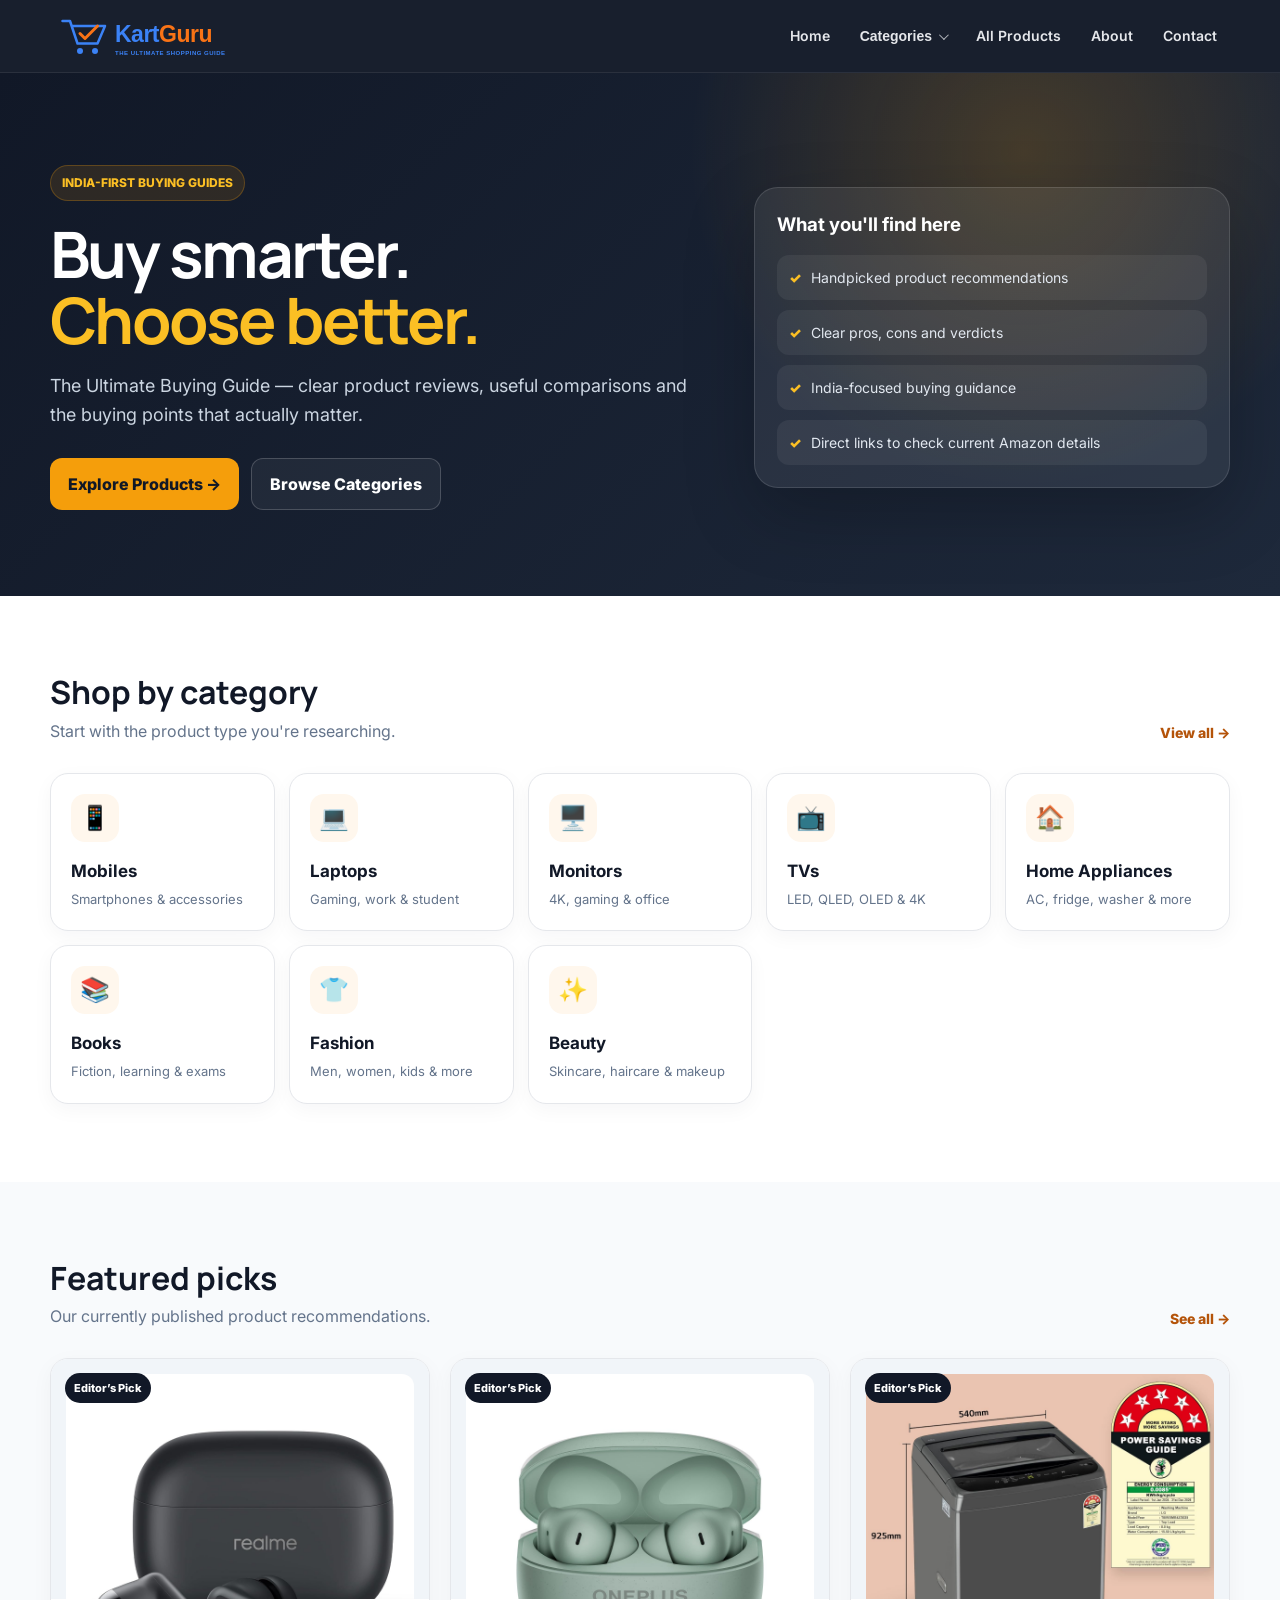
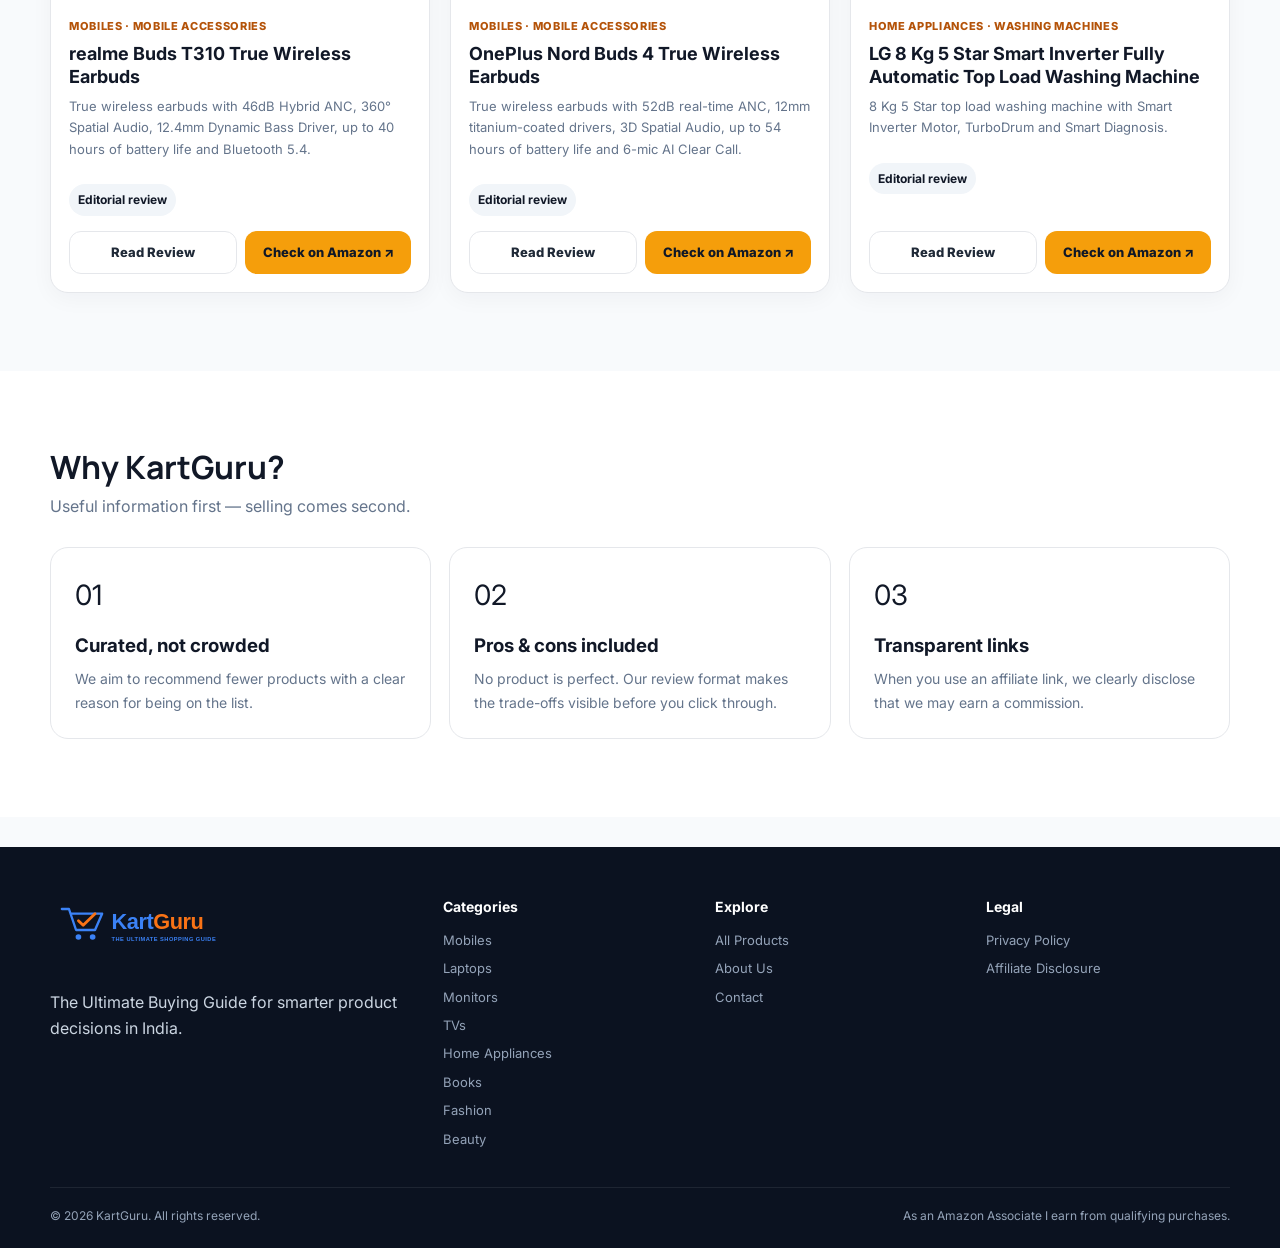
<file: index.html>
<!doctype html><html lang="en-IN"><head><meta charset="utf-8"><meta name="viewport" content="width=device-width,initial-scale=1">
<title>KartGuru India — The Ultimate Buying Guide</title><meta name="description" content="KartGuru helps Indian shoppers make smarter buying decisions with practical product reviews, comparisons and buying guides."><meta name="robots" content="index,follow">
<link rel="canonical" href="./"><link rel="icon" href="favicon.svg" type="image/svg+xml"><link rel="stylesheet" href="styles.css"></head><script type="application/ld+json">{"@context":"https://schema.org","@type":"WebSite","name":"KartGuru","description":"The Ultimate Buying Guide for Indian shoppers."}</script><body data-page="home"><header class="site-header"><nav class="navbar container" aria-label="Main navigation">
<a class="brand" href="index.html"><img src="logo.svg" alt="KartGuru"></a>

<div class="nav-main">
  <a href="index.html">Home</a>

  <div class="nav-drop nav-categories">
    <button type="button" class="categories-trigger" aria-haspopup="true" aria-expanded="false" aria-controls="categories-panel">
      <span>Categories</span><span class="nav-chevron" aria-hidden="true"></span>
    </button>

    <div id="categories-panel" class="dropdown categories-mega" hidden>
      <div class="mega-intro">
        <span class="mega-kicker">Explore KartGuru</span>
        <strong>Shop by category</strong>
        <span>Find the right products faster.</span>
      </div>
      <div class="mega-grid">
        <div class="mega-column"><a class="mega-title" href="mobiles.html">📱 Mobiles</a><a href="products.html?category=Mobiles&subcategory=Smartphones">Smartphones</a><a href="products.html?category=Mobiles&subcategory=Budget%20Smartphones">Budget Smartphones</a><a href="products.html?category=Mobiles&subcategory=Premium%20Smartphones">Premium Smartphones</a><a href="products.html?category=Mobiles&subcategory=Mobile%20Accessories">Mobile Accessories</a></div>
        <div class="mega-column"><a class="mega-title" href="laptops.html">💻 Laptops</a><a href="products.html?category=Laptops&subcategory=Gaming%20Laptops">Gaming Laptops</a><a href="products.html?category=Laptops&subcategory=Business%20Laptops">Business Laptops</a><a href="products.html?category=Laptops&subcategory=Student%20Laptops">Student Laptops</a><a href="products.html?category=Laptops&subcategory=Ultrabooks">Ultrabooks</a></div>
        <div class="mega-column"><a class="mega-title" href="monitors.html">🖥️ Monitors</a><a href="products.html?category=Monitors&subcategory=Gaming%20Monitors">Gaming Monitors</a><a href="products.html?category=Monitors&subcategory=4K%20Monitors">4K Monitors</a><a href="products.html?category=Monitors&subcategory=Office%20Monitors">Office Monitors</a><a href="products.html?category=Monitors&subcategory=Ultrawide%20Monitors">Ultrawide Monitors</a></div>
        <div class="mega-column"><a class="mega-title" href="tvs.html">📺 TVs</a><a href="products.html?category=TVs&subcategory=LED%20TVs">LED TVs</a><a href="products.html?category=TVs&subcategory=QLED%20TVs">QLED TVs</a><a href="products.html?category=TVs&subcategory=OLED%20TVs">OLED TVs</a><a href="products.html?category=TVs&subcategory=4K%20TVs">4K TVs</a></div>
        <div class="mega-column"><a class="mega-title" href="home-appliances.html">🏠 Home Appliances</a><a href="products.html?category=Home%20Appliances&subcategory=Air%20Conditioners">Air Conditioners</a><a href="products.html?category=Home%20Appliances&subcategory=Refrigerators">Refrigerators</a><a href="products.html?category=Home%20Appliances&subcategory=Washing%20Machines">Washing Machines</a><a href="products.html?category=Home%20Appliances&subcategory=Air%20Purifiers">Air Purifiers</a><a href="products.html?category=Home%20Appliances&subcategory=Microwaves">Microwaves</a></div>
        <div class="mega-column"><a class="mega-title" href="books.html">📚 Books</a><a href="products.html?category=Books&subcategory=Fiction">Fiction</a><a href="products.html?category=Books&subcategory=Non-Fiction">Non-Fiction</a><a href="products.html?category=Books&subcategory=Education%20%26%20Learning">Education &amp; Learning</a><a href="products.html?category=Books&subcategory=Competitive%20Exams">Competitive Exams</a><a href="products.html?category=Books&subcategory=Children%27s%20Books">Children's Books</a></div>
        <div class="mega-column"><a class="mega-title" href="fashion.html">👕 Fashion</a><a href="products.html?category=Fashion&subcategory=Men%27s%20Fashion">Men's Fashion</a><a href="products.html?category=Fashion&subcategory=Women%27s%20Fashion">Women's Fashion</a><a href="products.html?category=Fashion&subcategory=Kids%27%20Fashion">Kids' Fashion</a><a href="products.html?category=Fashion&subcategory=Footwear">Footwear</a><a href="products.html?category=Fashion&subcategory=Watches%20%26%20Accessories">Watches &amp; Accessories</a></div>
        <div class="mega-column"><a class="mega-title" href="beauty.html">✨ Beauty</a><a href="products.html?category=Beauty&subcategory=Skincare">Skincare</a><a href="products.html?category=Beauty&subcategory=Hair%20Care">Hair Care</a><a href="products.html?category=Beauty&subcategory=Makeup">Makeup</a><a href="products.html?category=Beauty&subcategory=Fragrance">Fragrance</a><a href="products.html?category=Beauty&subcategory=Beauty%20Tools">Beauty Tools</a></div>
      </div>
    </div>
  </div>

  <a href="products.html">All Products</a>
  <a href="about.html">About</a>
  <a href="contact.html">Contact</a>
</div>

<button class="menu-btn" type="button" aria-label="Open menu" aria-expanded="false">☰</button>
</nav></header><section class="hero"><div class="container hero-grid"><div><span class="eyebrow">India-first buying guides</span>
<h1>Buy smarter.<br><span>Choose better.</span></h1><p>The Ultimate Buying Guide — clear product reviews, useful comparisons and the buying points that actually matter.</p>
<div class="hero-actions"><a class="btn btn-primary" href="products.html">Explore Products →</a><a class="btn btn-ghost" href="#categories">Browse Categories</a></div></div>
<div class="hero-panel"><h3>What you'll find here</h3><div class="mini-list">
<div><span class="tick">✓</span> Handpicked product recommendations</div><div><span class="tick">✓</span> Clear pros, cons and verdicts</div>
<div><span class="tick">✓</span> India-focused buying guidance</div><div><span class="tick">✓</span> Direct links to check current Amazon details</div>
</div></div></div></section><section id="categories" class="section alt"><div class="container"><div class="section-head"><div><h2>Shop by category</h2><p>Start with the product type you're researching.</p></div><a class="text-link" href="products.html">View all →</a></div><div class="category-grid"><a class="category-card" href="mobiles.html"><div class="category-icon">📱</div><h3>Mobiles</h3><p>Smartphones & accessories</p></a><a class="category-card" href="laptops.html"><div class="category-icon">💻</div><h3>Laptops</h3><p>Gaming, work & student</p></a><a class="category-card" href="monitors.html"><div class="category-icon">🖥️</div><h3>Monitors</h3><p>4K, gaming & office</p></a><a class="category-card" href="tvs.html"><div class="category-icon">📺</div><h3>TVs</h3><p>LED, QLED, OLED & 4K</p></a><a class="category-card" href="home-appliances.html"><div class="category-icon">🏠</div><h3>Home Appliances</h3><p>AC, fridge, washer & more</p></a><a class="category-card" href="books.html"><div class="category-icon">📚</div><h3>Books</h3><p>Fiction, learning & exams</p></a><a class="category-card" href="fashion.html"><div class="category-icon">👕</div><h3>Fashion</h3><p>Men, women, kids & more</p></a><a class="category-card" href="beauty.html"><div class="category-icon">✨</div><h3>Beauty</h3><p>Skincare, haircare & makeup</p></a></div></div></section><section class="section"><div class="container"><div class="section-head"><div><h2>Featured picks</h2><p>Our currently published product recommendations.</p></div><a class="text-link" href="products.html">See all →</a></div><div id="featured-grid" class="product-grid"></div></div></section>
<section class="section alt"><div class="container"><div class="section-head"><div><h2>Why KartGuru?</h2><p>Useful information first — selling comes second.</p></div></div><div class="trust-grid">
<div class="trust-card"><div class="num">01</div><h3>Curated, not crowded</h3><p>We aim to recommend fewer products with a clear reason for being on the list.</p></div>
<div class="trust-card"><div class="num">02</div><h3>Pros & cons included</h3><p>No product is perfect. Our review format makes the trade-offs visible before you click through.</p></div>
<div class="trust-card"><div class="num">03</div><h3>Transparent links</h3><p>When you use an affiliate link, we clearly disclose that we may earn a commission.</p></div>
</div></div></section><footer class="site-footer"><div class="container footer-grid">
<div class="footer-brand"><img src="logo.svg" alt="KartGuru"><p>The Ultimate Buying Guide for smarter product decisions in India.</p></div>
<div><h3>Categories</h3><a href="mobiles.html">Mobiles</a><a href="laptops.html">Laptops</a><a href="monitors.html">Monitors</a><a href="tvs.html">TVs</a><a href="home-appliances.html">Home Appliances</a><a href="books.html">Books</a><a href="fashion.html">Fashion</a><a href="beauty.html">Beauty</a></div>
<div><h3>Explore</h3><a href="products.html">All Products</a><a href="about.html">About Us</a><a href="contact.html">Contact</a></div>
<div><h3>Legal</h3><a href="privacy-policy.html">Privacy Policy</a><a href="affiliate-disclosure.html">Affiliate Disclosure</a></div>
</div><div class="container footer-bottom"><span>© <span data-year></span> KartGuru. All rights reserved.</span><span>As an Amazon Associate I earn from qualifying purchases.</span></div></footer><script src="script.js"></script></body></html>
</file>
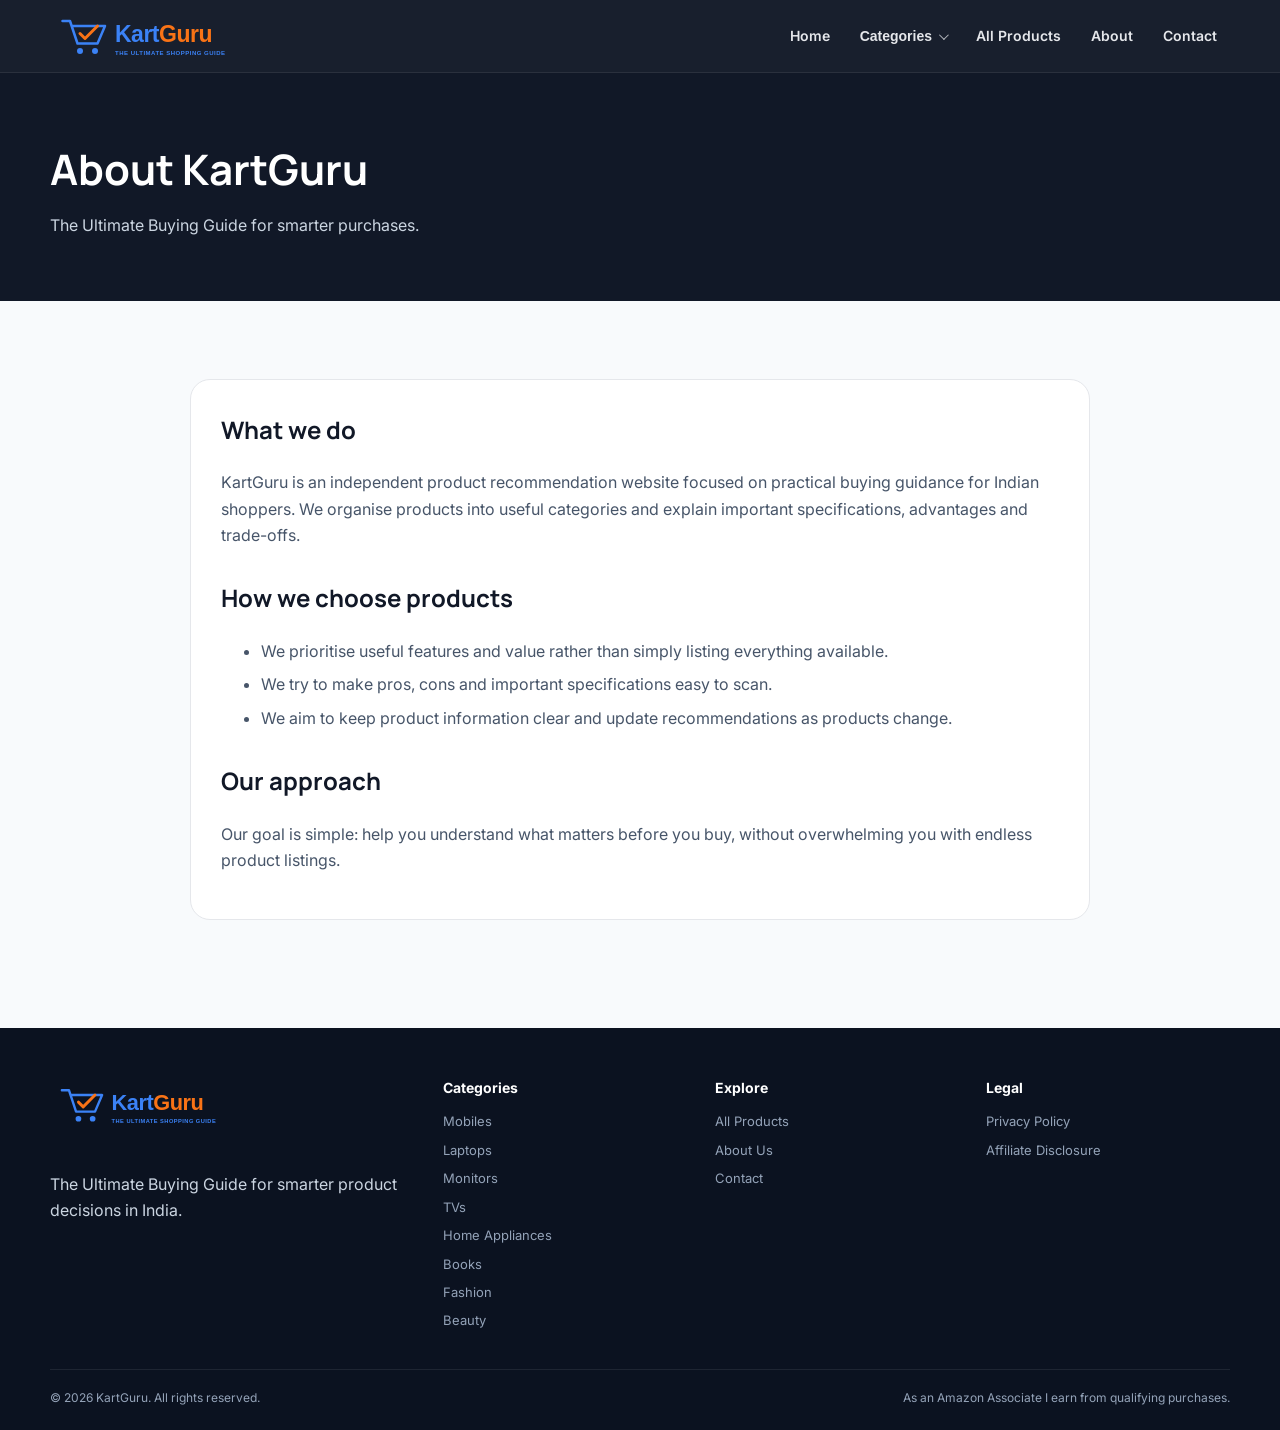
<file: about.html>
<!doctype html><html lang="en-IN"><head><meta charset="utf-8"><meta name="viewport" content="width=device-width,initial-scale=1">
<title>About KartGuru | The Ultimate Buying Guide</title><meta name="description" content="Learn how KartGuru curates product recommendations and buying guides for Indian shoppers."><meta name="robots" content="index,follow">
<link rel="canonical" href="about.html"><link rel="icon" href="favicon.svg" type="image/svg+xml"><link rel="stylesheet" href="styles.css"></head><body><header class="site-header"><nav class="navbar container" aria-label="Main navigation">
<a class="brand" href="index.html"><img src="logo.svg" alt="KartGuru"></a>

<div class="nav-main">
  <a href="index.html">Home</a>

  <div class="nav-drop nav-categories">
    <button type="button" class="categories-trigger" aria-haspopup="true" aria-expanded="false" aria-controls="categories-panel">
      <span>Categories</span><span class="nav-chevron" aria-hidden="true"></span>
    </button>

    <div id="categories-panel" class="dropdown categories-mega" hidden>
      <div class="mega-intro">
        <span class="mega-kicker">Explore KartGuru</span>
        <strong>Shop by category</strong>
        <span>Find the right products faster.</span>
      </div>
      <div class="mega-grid">
        <div class="mega-column"><a class="mega-title" href="mobiles.html">📱 Mobiles</a><a href="products.html?category=Mobiles&subcategory=Smartphones">Smartphones</a><a href="products.html?category=Mobiles&subcategory=Budget%20Smartphones">Budget Smartphones</a><a href="products.html?category=Mobiles&subcategory=Premium%20Smartphones">Premium Smartphones</a><a href="products.html?category=Mobiles&subcategory=Mobile%20Accessories">Mobile Accessories</a></div>
        <div class="mega-column"><a class="mega-title" href="laptops.html">💻 Laptops</a><a href="products.html?category=Laptops&subcategory=Gaming%20Laptops">Gaming Laptops</a><a href="products.html?category=Laptops&subcategory=Business%20Laptops">Business Laptops</a><a href="products.html?category=Laptops&subcategory=Student%20Laptops">Student Laptops</a><a href="products.html?category=Laptops&subcategory=Ultrabooks">Ultrabooks</a></div>
        <div class="mega-column"><a class="mega-title" href="monitors.html">🖥️ Monitors</a><a href="products.html?category=Monitors&subcategory=Gaming%20Monitors">Gaming Monitors</a><a href="products.html?category=Monitors&subcategory=4K%20Monitors">4K Monitors</a><a href="products.html?category=Monitors&subcategory=Office%20Monitors">Office Monitors</a><a href="products.html?category=Monitors&subcategory=Ultrawide%20Monitors">Ultrawide Monitors</a></div>
        <div class="mega-column"><a class="mega-title" href="tvs.html">📺 TVs</a><a href="products.html?category=TVs&subcategory=LED%20TVs">LED TVs</a><a href="products.html?category=TVs&subcategory=QLED%20TVs">QLED TVs</a><a href="products.html?category=TVs&subcategory=OLED%20TVs">OLED TVs</a><a href="products.html?category=TVs&subcategory=4K%20TVs">4K TVs</a></div>
        <div class="mega-column"><a class="mega-title" href="home-appliances.html">🏠 Home Appliances</a><a href="products.html?category=Home%20Appliances&subcategory=Air%20Conditioners">Air Conditioners</a><a href="products.html?category=Home%20Appliances&subcategory=Refrigerators">Refrigerators</a><a href="products.html?category=Home%20Appliances&subcategory=Washing%20Machines">Washing Machines</a><a href="products.html?category=Home%20Appliances&subcategory=Air%20Purifiers">Air Purifiers</a><a href="products.html?category=Home%20Appliances&subcategory=Microwaves">Microwaves</a></div>
        <div class="mega-column"><a class="mega-title" href="books.html">📚 Books</a><a href="products.html?category=Books&subcategory=Fiction">Fiction</a><a href="products.html?category=Books&subcategory=Non-Fiction">Non-Fiction</a><a href="products.html?category=Books&subcategory=Education%20%26%20Learning">Education &amp; Learning</a><a href="products.html?category=Books&subcategory=Competitive%20Exams">Competitive Exams</a><a href="products.html?category=Books&subcategory=Children%27s%20Books">Children's Books</a></div>
        <div class="mega-column"><a class="mega-title" href="fashion.html">👕 Fashion</a><a href="products.html?category=Fashion&subcategory=Men%27s%20Fashion">Men's Fashion</a><a href="products.html?category=Fashion&subcategory=Women%27s%20Fashion">Women's Fashion</a><a href="products.html?category=Fashion&subcategory=Kids%27%20Fashion">Kids' Fashion</a><a href="products.html?category=Fashion&subcategory=Footwear">Footwear</a><a href="products.html?category=Fashion&subcategory=Watches%20%26%20Accessories">Watches &amp; Accessories</a></div>
        <div class="mega-column"><a class="mega-title" href="beauty.html">✨ Beauty</a><a href="products.html?category=Beauty&subcategory=Skincare">Skincare</a><a href="products.html?category=Beauty&subcategory=Hair%20Care">Hair Care</a><a href="products.html?category=Beauty&subcategory=Makeup">Makeup</a><a href="products.html?category=Beauty&subcategory=Fragrance">Fragrance</a><a href="products.html?category=Beauty&subcategory=Beauty%20Tools">Beauty Tools</a></div>
      </div>
    </div>
  </div>

  <a href="products.html">All Products</a>
  <a href="about.html">About</a>
  <a href="contact.html">Contact</a>
</div>

<button class="menu-btn" type="button" aria-label="Open menu" aria-expanded="false">☰</button>
</nav></header><section class="page-hero"><div class="container"><h1>About KartGuru</h1><p>The Ultimate Buying Guide for smarter purchases.</p></div></section><section class="section"><div class="container"><div class="content-card"><h2>What we do</h2><p>KartGuru is an independent product recommendation website focused on practical buying guidance for Indian shoppers. We organise products into useful categories and explain important specifications, advantages and trade-offs.</p><h2>How we choose products</h2><ul><li>We prioritise useful features and value rather than simply listing everything available.</li><li>We try to make pros, cons and important specifications easy to scan.</li><li>We aim to keep product information clear and update recommendations as products change.</li></ul><h2>Our approach</h2><p>Our goal is simple: help you understand what matters before you buy, without overwhelming you with endless product listings.</p></div></div></section><footer class="site-footer"><div class="container footer-grid">
<div class="footer-brand"><img src="logo.svg" alt="KartGuru"><p>The Ultimate Buying Guide for smarter product decisions in India.</p></div>
<div><h3>Categories</h3><a href="mobiles.html">Mobiles</a><a href="laptops.html">Laptops</a><a href="monitors.html">Monitors</a><a href="tvs.html">TVs</a><a href="home-appliances.html">Home Appliances</a><a href="books.html">Books</a><a href="fashion.html">Fashion</a><a href="beauty.html">Beauty</a></div>
<div><h3>Explore</h3><a href="products.html">All Products</a><a href="about.html">About Us</a><a href="contact.html">Contact</a></div>
<div><h3>Legal</h3><a href="privacy-policy.html">Privacy Policy</a><a href="affiliate-disclosure.html">Affiliate Disclosure</a></div>
</div><div class="container footer-bottom"><span>© <span data-year></span> KartGuru. All rights reserved.</span><span>As an Amazon Associate I earn from qualifying purchases.</span></div></footer><script src="script.js"></script></body></html>
</file>
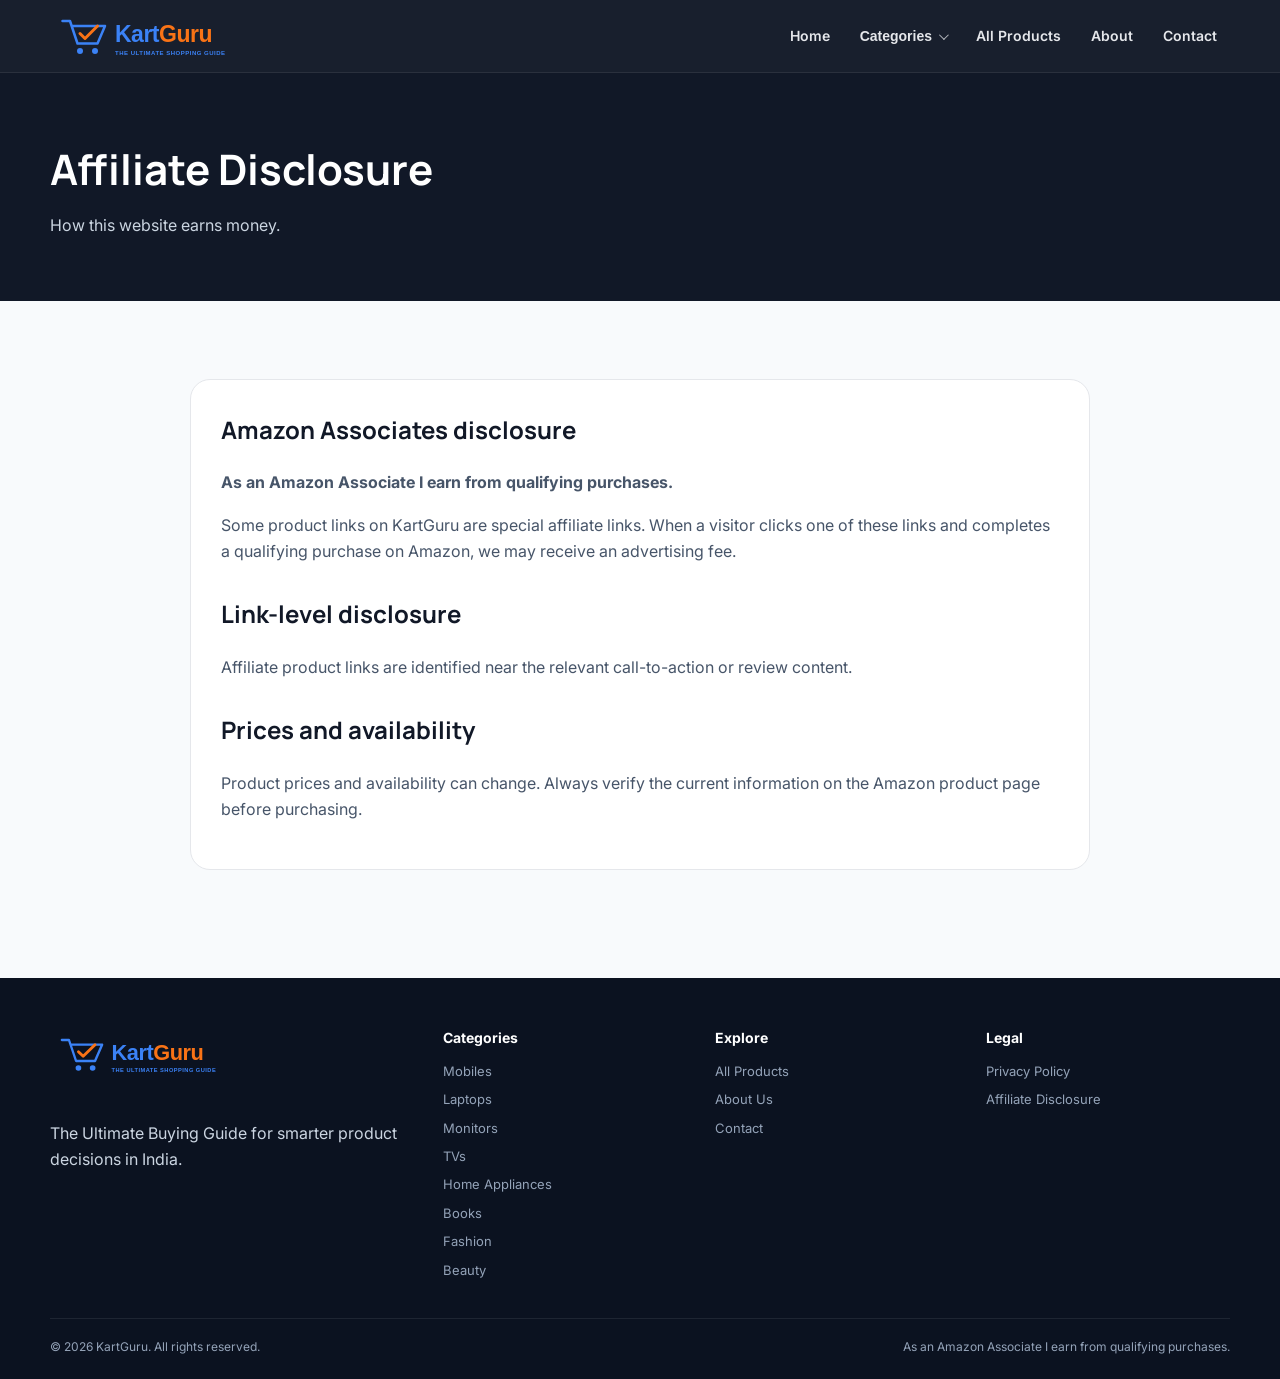
<file: affiliate-disclosure.html>
<!doctype html><html lang="en-IN"><head><meta charset="utf-8"><meta name="viewport" content="width=device-width,initial-scale=1">
<title>Affiliate Disclosure | KartGuru</title><meta name="description" content="Affiliate disclosure for KartGuru and its Amazon Associates relationship."><meta name="robots" content="index,follow">
<link rel="canonical" href="affiliate-disclosure.html"><link rel="icon" href="favicon.svg" type="image/svg+xml"><link rel="stylesheet" href="styles.css"></head><body><header class="site-header"><nav class="navbar container" aria-label="Main navigation">
<a class="brand" href="index.html"><img src="logo.svg" alt="KartGuru"></a>

<div class="nav-main">
  <a href="index.html">Home</a>

  <div class="nav-drop nav-categories">
    <button type="button" class="categories-trigger" aria-haspopup="true" aria-expanded="false" aria-controls="categories-panel">
      <span>Categories</span><span class="nav-chevron" aria-hidden="true"></span>
    </button>

    <div id="categories-panel" class="dropdown categories-mega" hidden>
      <div class="mega-intro">
        <span class="mega-kicker">Explore KartGuru</span>
        <strong>Shop by category</strong>
        <span>Find the right products faster.</span>
      </div>
      <div class="mega-grid">
        <div class="mega-column"><a class="mega-title" href="mobiles.html">📱 Mobiles</a><a href="products.html?category=Mobiles&subcategory=Smartphones">Smartphones</a><a href="products.html?category=Mobiles&subcategory=Budget%20Smartphones">Budget Smartphones</a><a href="products.html?category=Mobiles&subcategory=Premium%20Smartphones">Premium Smartphones</a><a href="products.html?category=Mobiles&subcategory=Mobile%20Accessories">Mobile Accessories</a></div>
        <div class="mega-column"><a class="mega-title" href="laptops.html">💻 Laptops</a><a href="products.html?category=Laptops&subcategory=Gaming%20Laptops">Gaming Laptops</a><a href="products.html?category=Laptops&subcategory=Business%20Laptops">Business Laptops</a><a href="products.html?category=Laptops&subcategory=Student%20Laptops">Student Laptops</a><a href="products.html?category=Laptops&subcategory=Ultrabooks">Ultrabooks</a></div>
        <div class="mega-column"><a class="mega-title" href="monitors.html">🖥️ Monitors</a><a href="products.html?category=Monitors&subcategory=Gaming%20Monitors">Gaming Monitors</a><a href="products.html?category=Monitors&subcategory=4K%20Monitors">4K Monitors</a><a href="products.html?category=Monitors&subcategory=Office%20Monitors">Office Monitors</a><a href="products.html?category=Monitors&subcategory=Ultrawide%20Monitors">Ultrawide Monitors</a></div>
        <div class="mega-column"><a class="mega-title" href="tvs.html">📺 TVs</a><a href="products.html?category=TVs&subcategory=LED%20TVs">LED TVs</a><a href="products.html?category=TVs&subcategory=QLED%20TVs">QLED TVs</a><a href="products.html?category=TVs&subcategory=OLED%20TVs">OLED TVs</a><a href="products.html?category=TVs&subcategory=4K%20TVs">4K TVs</a></div>
        <div class="mega-column"><a class="mega-title" href="home-appliances.html">🏠 Home Appliances</a><a href="products.html?category=Home%20Appliances&subcategory=Air%20Conditioners">Air Conditioners</a><a href="products.html?category=Home%20Appliances&subcategory=Refrigerators">Refrigerators</a><a href="products.html?category=Home%20Appliances&subcategory=Washing%20Machines">Washing Machines</a><a href="products.html?category=Home%20Appliances&subcategory=Air%20Purifiers">Air Purifiers</a><a href="products.html?category=Home%20Appliances&subcategory=Microwaves">Microwaves</a></div>
        <div class="mega-column"><a class="mega-title" href="books.html">📚 Books</a><a href="products.html?category=Books&subcategory=Fiction">Fiction</a><a href="products.html?category=Books&subcategory=Non-Fiction">Non-Fiction</a><a href="products.html?category=Books&subcategory=Education%20%26%20Learning">Education &amp; Learning</a><a href="products.html?category=Books&subcategory=Competitive%20Exams">Competitive Exams</a><a href="products.html?category=Books&subcategory=Children%27s%20Books">Children's Books</a></div>
        <div class="mega-column"><a class="mega-title" href="fashion.html">👕 Fashion</a><a href="products.html?category=Fashion&subcategory=Men%27s%20Fashion">Men's Fashion</a><a href="products.html?category=Fashion&subcategory=Women%27s%20Fashion">Women's Fashion</a><a href="products.html?category=Fashion&subcategory=Kids%27%20Fashion">Kids' Fashion</a><a href="products.html?category=Fashion&subcategory=Footwear">Footwear</a><a href="products.html?category=Fashion&subcategory=Watches%20%26%20Accessories">Watches &amp; Accessories</a></div>
        <div class="mega-column"><a class="mega-title" href="beauty.html">✨ Beauty</a><a href="products.html?category=Beauty&subcategory=Skincare">Skincare</a><a href="products.html?category=Beauty&subcategory=Hair%20Care">Hair Care</a><a href="products.html?category=Beauty&subcategory=Makeup">Makeup</a><a href="products.html?category=Beauty&subcategory=Fragrance">Fragrance</a><a href="products.html?category=Beauty&subcategory=Beauty%20Tools">Beauty Tools</a></div>
      </div>
    </div>
  </div>

  <a href="products.html">All Products</a>
  <a href="about.html">About</a>
  <a href="contact.html">Contact</a>
</div>

<button class="menu-btn" type="button" aria-label="Open menu" aria-expanded="false">☰</button>
</nav></header><section class="page-hero"><div class="container"><h1>Affiliate Disclosure</h1><p>How this website earns money.</p></div></section><section class="section"><div class="container"><div class="content-card"><h2>Amazon Associates disclosure</h2><p><strong>As an Amazon Associate I earn from qualifying purchases.</strong></p><p>Some product links on KartGuru are special affiliate links. When a visitor clicks one of these links and completes a qualifying purchase on Amazon, we may receive an advertising fee.</p><h2>Link-level disclosure</h2><p>Affiliate product links are identified near the relevant call-to-action or review content.</p><h2>Prices and availability</h2><p>Product prices and availability can change. Always verify the current information on the Amazon product page before purchasing.</p></div></div></section><footer class="site-footer"><div class="container footer-grid">
<div class="footer-brand"><img src="logo.svg" alt="KartGuru"><p>The Ultimate Buying Guide for smarter product decisions in India.</p></div>
<div><h3>Categories</h3><a href="mobiles.html">Mobiles</a><a href="laptops.html">Laptops</a><a href="monitors.html">Monitors</a><a href="tvs.html">TVs</a><a href="home-appliances.html">Home Appliances</a><a href="books.html">Books</a><a href="fashion.html">Fashion</a><a href="beauty.html">Beauty</a></div>
<div><h3>Explore</h3><a href="products.html">All Products</a><a href="about.html">About Us</a><a href="contact.html">Contact</a></div>
<div><h3>Legal</h3><a href="privacy-policy.html">Privacy Policy</a><a href="affiliate-disclosure.html">Affiliate Disclosure</a></div>
</div><div class="container footer-bottom"><span>© <span data-year></span> KartGuru. All rights reserved.</span><span>As an Amazon Associate I earn from qualifying purchases.</span></div></footer><script src="script.js"></script></body></html>
</file>
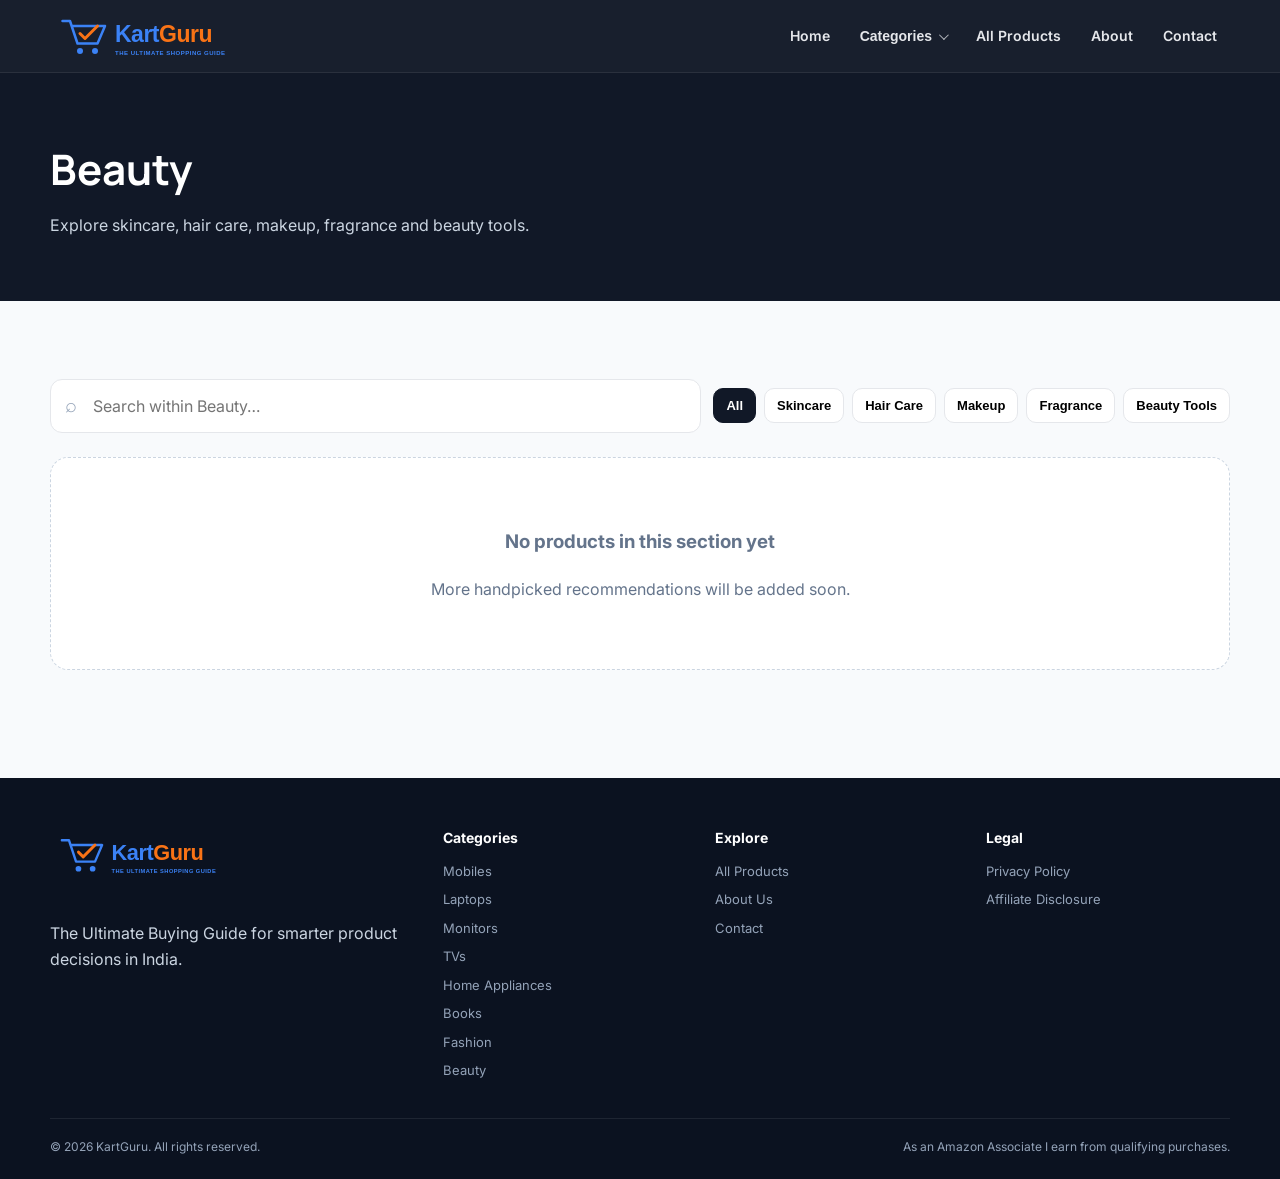
<file: beauty.html>
<!doctype html><html lang="en-IN"><head><meta charset="utf-8"><meta name="viewport" content="width=device-width,initial-scale=1">
<title>Beauty — Reviews &amp; Buying Guides | KartGuru</title><meta name="description" content="Explore skincare, hair care, makeup, fragrance and beauty tools."><meta name="robots" content="index,follow">
<link rel="canonical" href="beauty.html"><link rel="icon" href="favicon.svg" type="image/svg+xml"><link rel="stylesheet" href="styles.css"></head><body data-page="products" data-category="Beauty"><header class="site-header"><nav class="navbar container" aria-label="Main navigation">
<a class="brand" href="index.html"><img src="logo.svg" alt="KartGuru"></a>

<div class="nav-main">
  <a href="index.html">Home</a>

  <div class="nav-drop nav-categories">
    <button type="button" class="categories-trigger" aria-haspopup="true" aria-expanded="false" aria-controls="categories-panel">
      <span>Categories</span><span class="nav-chevron" aria-hidden="true"></span>
    </button>

    <div id="categories-panel" class="dropdown categories-mega" hidden>
      <div class="mega-intro">
        <span class="mega-kicker">Explore KartGuru</span>
        <strong>Shop by category</strong>
        <span>Find the right products faster.</span>
      </div>
      <div class="mega-grid">
        <div class="mega-column"><a class="mega-title" href="mobiles.html">📱 Mobiles</a><a href="products.html?category=Mobiles&subcategory=Smartphones">Smartphones</a><a href="products.html?category=Mobiles&subcategory=Budget%20Smartphones">Budget Smartphones</a><a href="products.html?category=Mobiles&subcategory=Premium%20Smartphones">Premium Smartphones</a><a href="products.html?category=Mobiles&subcategory=Mobile%20Accessories">Mobile Accessories</a></div>
        <div class="mega-column"><a class="mega-title" href="laptops.html">💻 Laptops</a><a href="products.html?category=Laptops&subcategory=Gaming%20Laptops">Gaming Laptops</a><a href="products.html?category=Laptops&subcategory=Business%20Laptops">Business Laptops</a><a href="products.html?category=Laptops&subcategory=Student%20Laptops">Student Laptops</a><a href="products.html?category=Laptops&subcategory=Ultrabooks">Ultrabooks</a></div>
        <div class="mega-column"><a class="mega-title" href="monitors.html">🖥️ Monitors</a><a href="products.html?category=Monitors&subcategory=Gaming%20Monitors">Gaming Monitors</a><a href="products.html?category=Monitors&subcategory=4K%20Monitors">4K Monitors</a><a href="products.html?category=Monitors&subcategory=Office%20Monitors">Office Monitors</a><a href="products.html?category=Monitors&subcategory=Ultrawide%20Monitors">Ultrawide Monitors</a></div>
        <div class="mega-column"><a class="mega-title" href="tvs.html">📺 TVs</a><a href="products.html?category=TVs&subcategory=LED%20TVs">LED TVs</a><a href="products.html?category=TVs&subcategory=QLED%20TVs">QLED TVs</a><a href="products.html?category=TVs&subcategory=OLED%20TVs">OLED TVs</a><a href="products.html?category=TVs&subcategory=4K%20TVs">4K TVs</a></div>
        <div class="mega-column"><a class="mega-title" href="home-appliances.html">🏠 Home Appliances</a><a href="products.html?category=Home%20Appliances&subcategory=Air%20Conditioners">Air Conditioners</a><a href="products.html?category=Home%20Appliances&subcategory=Refrigerators">Refrigerators</a><a href="products.html?category=Home%20Appliances&subcategory=Washing%20Machines">Washing Machines</a><a href="products.html?category=Home%20Appliances&subcategory=Air%20Purifiers">Air Purifiers</a><a href="products.html?category=Home%20Appliances&subcategory=Microwaves">Microwaves</a></div>
        <div class="mega-column"><a class="mega-title" href="books.html">📚 Books</a><a href="products.html?category=Books&subcategory=Fiction">Fiction</a><a href="products.html?category=Books&subcategory=Non-Fiction">Non-Fiction</a><a href="products.html?category=Books&subcategory=Education%20%26%20Learning">Education &amp; Learning</a><a href="products.html?category=Books&subcategory=Competitive%20Exams">Competitive Exams</a><a href="products.html?category=Books&subcategory=Children%27s%20Books">Children's Books</a></div>
        <div class="mega-column"><a class="mega-title" href="fashion.html">👕 Fashion</a><a href="products.html?category=Fashion&subcategory=Men%27s%20Fashion">Men's Fashion</a><a href="products.html?category=Fashion&subcategory=Women%27s%20Fashion">Women's Fashion</a><a href="products.html?category=Fashion&subcategory=Kids%27%20Fashion">Kids' Fashion</a><a href="products.html?category=Fashion&subcategory=Footwear">Footwear</a><a href="products.html?category=Fashion&subcategory=Watches%20%26%20Accessories">Watches &amp; Accessories</a></div>
        <div class="mega-column"><a class="mega-title" href="beauty.html">✨ Beauty</a><a href="products.html?category=Beauty&subcategory=Skincare">Skincare</a><a href="products.html?category=Beauty&subcategory=Hair%20Care">Hair Care</a><a href="products.html?category=Beauty&subcategory=Makeup">Makeup</a><a href="products.html?category=Beauty&subcategory=Fragrance">Fragrance</a><a href="products.html?category=Beauty&subcategory=Beauty%20Tools">Beauty Tools</a></div>
      </div>
    </div>
  </div>

  <a href="products.html">All Products</a>
  <a href="about.html">About</a>
  <a href="contact.html">Contact</a>
</div>

<button class="menu-btn" type="button" aria-label="Open menu" aria-expanded="false">☰</button>
</nav></header><section class="page-hero"><div class="container"><h1 id="listing-title">Beauty</h1><p>Explore skincare, hair care, makeup, fragrance and beauty tools.</p></div></section><section class="section"><div class="container"><div class="toolbar"><div class="search"><span>⌕</span><input id="product-search" type="search" placeholder="Search within Beauty…" aria-label="Search"></div><div id="subfilters" class="filters"></div></div><div id="products-grid" class="product-grid"></div></div></section><footer class="site-footer"><div class="container footer-grid">
<div class="footer-brand"><img src="logo.svg" alt="KartGuru"><p>The Ultimate Buying Guide for smarter product decisions in India.</p></div>
<div><h3>Categories</h3><a href="mobiles.html">Mobiles</a><a href="laptops.html">Laptops</a><a href="monitors.html">Monitors</a><a href="tvs.html">TVs</a><a href="home-appliances.html">Home Appliances</a><a href="books.html">Books</a><a href="fashion.html">Fashion</a><a href="beauty.html">Beauty</a></div>
<div><h3>Explore</h3><a href="products.html">All Products</a><a href="about.html">About Us</a><a href="contact.html">Contact</a></div>
<div><h3>Legal</h3><a href="privacy-policy.html">Privacy Policy</a><a href="affiliate-disclosure.html">Affiliate Disclosure</a></div>
</div><div class="container footer-bottom"><span>© <span data-year></span> KartGuru. All rights reserved.</span><span>As an Amazon Associate I earn from qualifying purchases.</span></div></footer><script src="script.js"></script></body></html>
</file>
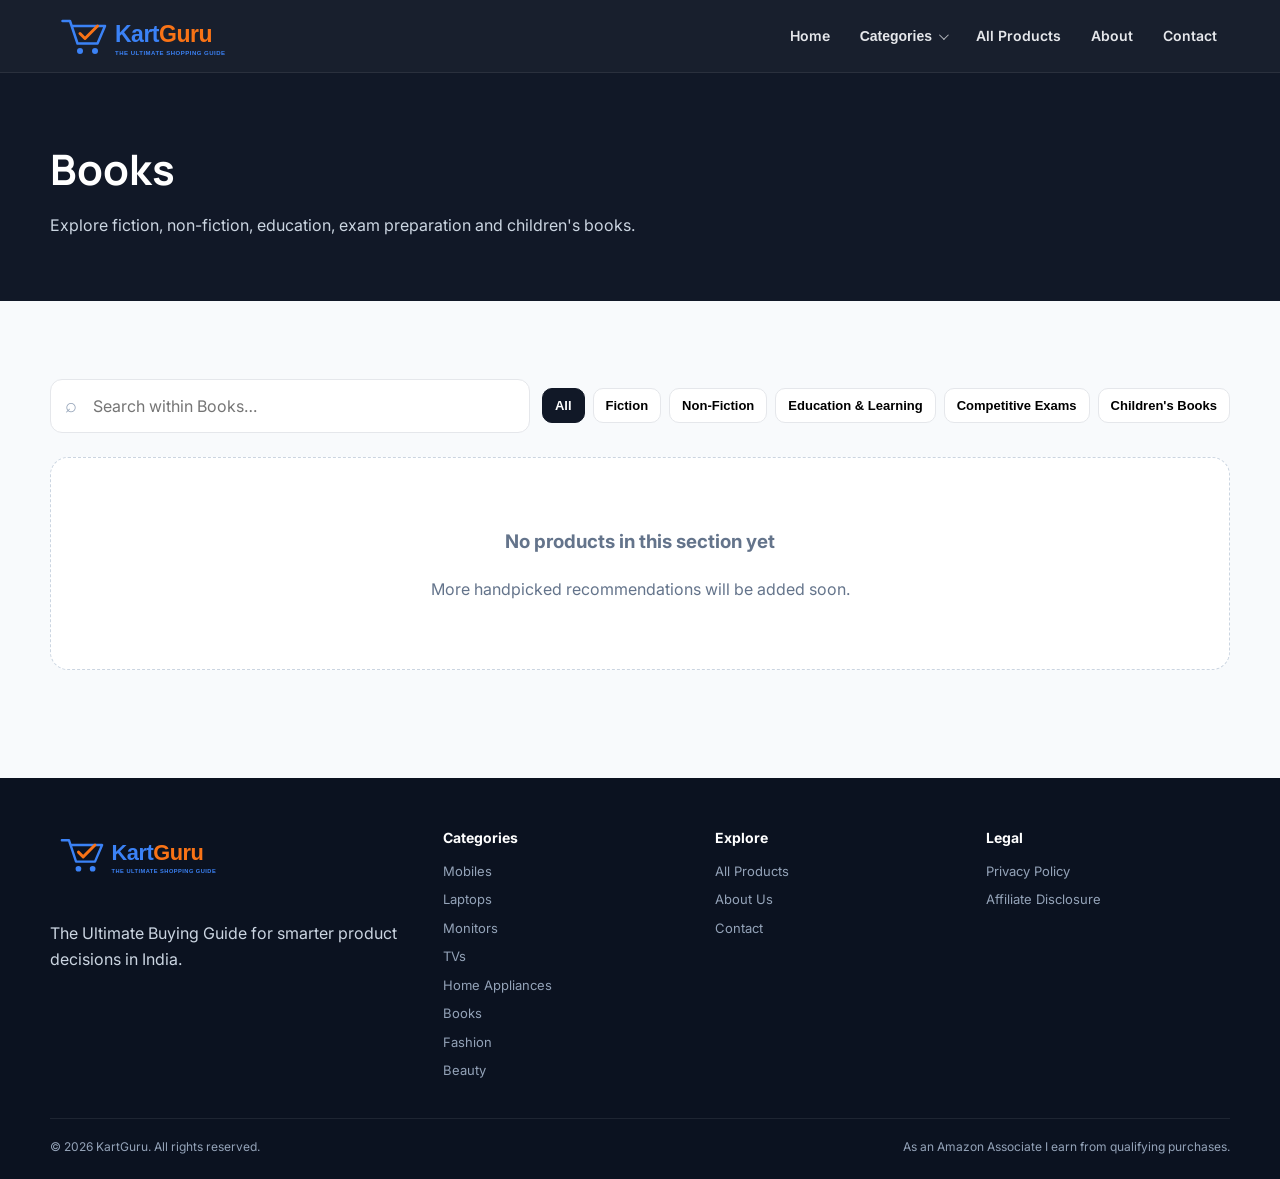
<file: books.html>
<!doctype html><html lang="en-IN"><head><meta charset="utf-8"><meta name="viewport" content="width=device-width,initial-scale=1">
<title>Books — Reviews &amp; Buying Guides | KartGuru</title><meta name="description" content="Explore fiction, non-fiction, education, exam preparation and children&#x27;s books."><meta name="robots" content="index,follow">
<link rel="canonical" href="books.html"><link rel="icon" href="favicon.svg" type="image/svg+xml"><link rel="stylesheet" href="styles.css"></head><body data-page="products" data-category="Books"><header class="site-header"><nav class="navbar container" aria-label="Main navigation">
<a class="brand" href="index.html"><img src="logo.svg" alt="KartGuru"></a>

<div class="nav-main">
  <a href="index.html">Home</a>

  <div class="nav-drop nav-categories">
    <button type="button" class="categories-trigger" aria-haspopup="true" aria-expanded="false" aria-controls="categories-panel">
      <span>Categories</span><span class="nav-chevron" aria-hidden="true"></span>
    </button>

    <div id="categories-panel" class="dropdown categories-mega" hidden>
      <div class="mega-intro">
        <span class="mega-kicker">Explore KartGuru</span>
        <strong>Shop by category</strong>
        <span>Find the right products faster.</span>
      </div>
      <div class="mega-grid">
        <div class="mega-column"><a class="mega-title" href="mobiles.html">📱 Mobiles</a><a href="products.html?category=Mobiles&subcategory=Smartphones">Smartphones</a><a href="products.html?category=Mobiles&subcategory=Budget%20Smartphones">Budget Smartphones</a><a href="products.html?category=Mobiles&subcategory=Premium%20Smartphones">Premium Smartphones</a><a href="products.html?category=Mobiles&subcategory=Mobile%20Accessories">Mobile Accessories</a></div>
        <div class="mega-column"><a class="mega-title" href="laptops.html">💻 Laptops</a><a href="products.html?category=Laptops&subcategory=Gaming%20Laptops">Gaming Laptops</a><a href="products.html?category=Laptops&subcategory=Business%20Laptops">Business Laptops</a><a href="products.html?category=Laptops&subcategory=Student%20Laptops">Student Laptops</a><a href="products.html?category=Laptops&subcategory=Ultrabooks">Ultrabooks</a></div>
        <div class="mega-column"><a class="mega-title" href="monitors.html">🖥️ Monitors</a><a href="products.html?category=Monitors&subcategory=Gaming%20Monitors">Gaming Monitors</a><a href="products.html?category=Monitors&subcategory=4K%20Monitors">4K Monitors</a><a href="products.html?category=Monitors&subcategory=Office%20Monitors">Office Monitors</a><a href="products.html?category=Monitors&subcategory=Ultrawide%20Monitors">Ultrawide Monitors</a></div>
        <div class="mega-column"><a class="mega-title" href="tvs.html">📺 TVs</a><a href="products.html?category=TVs&subcategory=LED%20TVs">LED TVs</a><a href="products.html?category=TVs&subcategory=QLED%20TVs">QLED TVs</a><a href="products.html?category=TVs&subcategory=OLED%20TVs">OLED TVs</a><a href="products.html?category=TVs&subcategory=4K%20TVs">4K TVs</a></div>
        <div class="mega-column"><a class="mega-title" href="home-appliances.html">🏠 Home Appliances</a><a href="products.html?category=Home%20Appliances&subcategory=Air%20Conditioners">Air Conditioners</a><a href="products.html?category=Home%20Appliances&subcategory=Refrigerators">Refrigerators</a><a href="products.html?category=Home%20Appliances&subcategory=Washing%20Machines">Washing Machines</a><a href="products.html?category=Home%20Appliances&subcategory=Air%20Purifiers">Air Purifiers</a><a href="products.html?category=Home%20Appliances&subcategory=Microwaves">Microwaves</a></div>
        <div class="mega-column"><a class="mega-title" href="books.html">📚 Books</a><a href="products.html?category=Books&subcategory=Fiction">Fiction</a><a href="products.html?category=Books&subcategory=Non-Fiction">Non-Fiction</a><a href="products.html?category=Books&subcategory=Education%20%26%20Learning">Education &amp; Learning</a><a href="products.html?category=Books&subcategory=Competitive%20Exams">Competitive Exams</a><a href="products.html?category=Books&subcategory=Children%27s%20Books">Children's Books</a></div>
        <div class="mega-column"><a class="mega-title" href="fashion.html">👕 Fashion</a><a href="products.html?category=Fashion&subcategory=Men%27s%20Fashion">Men's Fashion</a><a href="products.html?category=Fashion&subcategory=Women%27s%20Fashion">Women's Fashion</a><a href="products.html?category=Fashion&subcategory=Kids%27%20Fashion">Kids' Fashion</a><a href="products.html?category=Fashion&subcategory=Footwear">Footwear</a><a href="products.html?category=Fashion&subcategory=Watches%20%26%20Accessories">Watches &amp; Accessories</a></div>
        <div class="mega-column"><a class="mega-title" href="beauty.html">✨ Beauty</a><a href="products.html?category=Beauty&subcategory=Skincare">Skincare</a><a href="products.html?category=Beauty&subcategory=Hair%20Care">Hair Care</a><a href="products.html?category=Beauty&subcategory=Makeup">Makeup</a><a href="products.html?category=Beauty&subcategory=Fragrance">Fragrance</a><a href="products.html?category=Beauty&subcategory=Beauty%20Tools">Beauty Tools</a></div>
      </div>
    </div>
  </div>

  <a href="products.html">All Products</a>
  <a href="about.html">About</a>
  <a href="contact.html">Contact</a>
</div>

<button class="menu-btn" type="button" aria-label="Open menu" aria-expanded="false">☰</button>
</nav></header><section class="page-hero"><div class="container"><h1 id="listing-title">Books</h1><p>Explore fiction, non-fiction, education, exam preparation and children&#x27;s books.</p></div></section><section class="section"><div class="container"><div class="toolbar"><div class="search"><span>⌕</span><input id="product-search" type="search" placeholder="Search within Books…" aria-label="Search"></div><div id="subfilters" class="filters"></div></div><div id="products-grid" class="product-grid"></div></div></section><footer class="site-footer"><div class="container footer-grid">
<div class="footer-brand"><img src="logo.svg" alt="KartGuru"><p>The Ultimate Buying Guide for smarter product decisions in India.</p></div>
<div><h3>Categories</h3><a href="mobiles.html">Mobiles</a><a href="laptops.html">Laptops</a><a href="monitors.html">Monitors</a><a href="tvs.html">TVs</a><a href="home-appliances.html">Home Appliances</a><a href="books.html">Books</a><a href="fashion.html">Fashion</a><a href="beauty.html">Beauty</a></div>
<div><h3>Explore</h3><a href="products.html">All Products</a><a href="about.html">About Us</a><a href="contact.html">Contact</a></div>
<div><h3>Legal</h3><a href="privacy-policy.html">Privacy Policy</a><a href="affiliate-disclosure.html">Affiliate Disclosure</a></div>
</div><div class="container footer-bottom"><span>© <span data-year></span> KartGuru. All rights reserved.</span><span>As an Amazon Associate I earn from qualifying purchases.</span></div></footer><script src="script.js"></script></body></html>
</file>
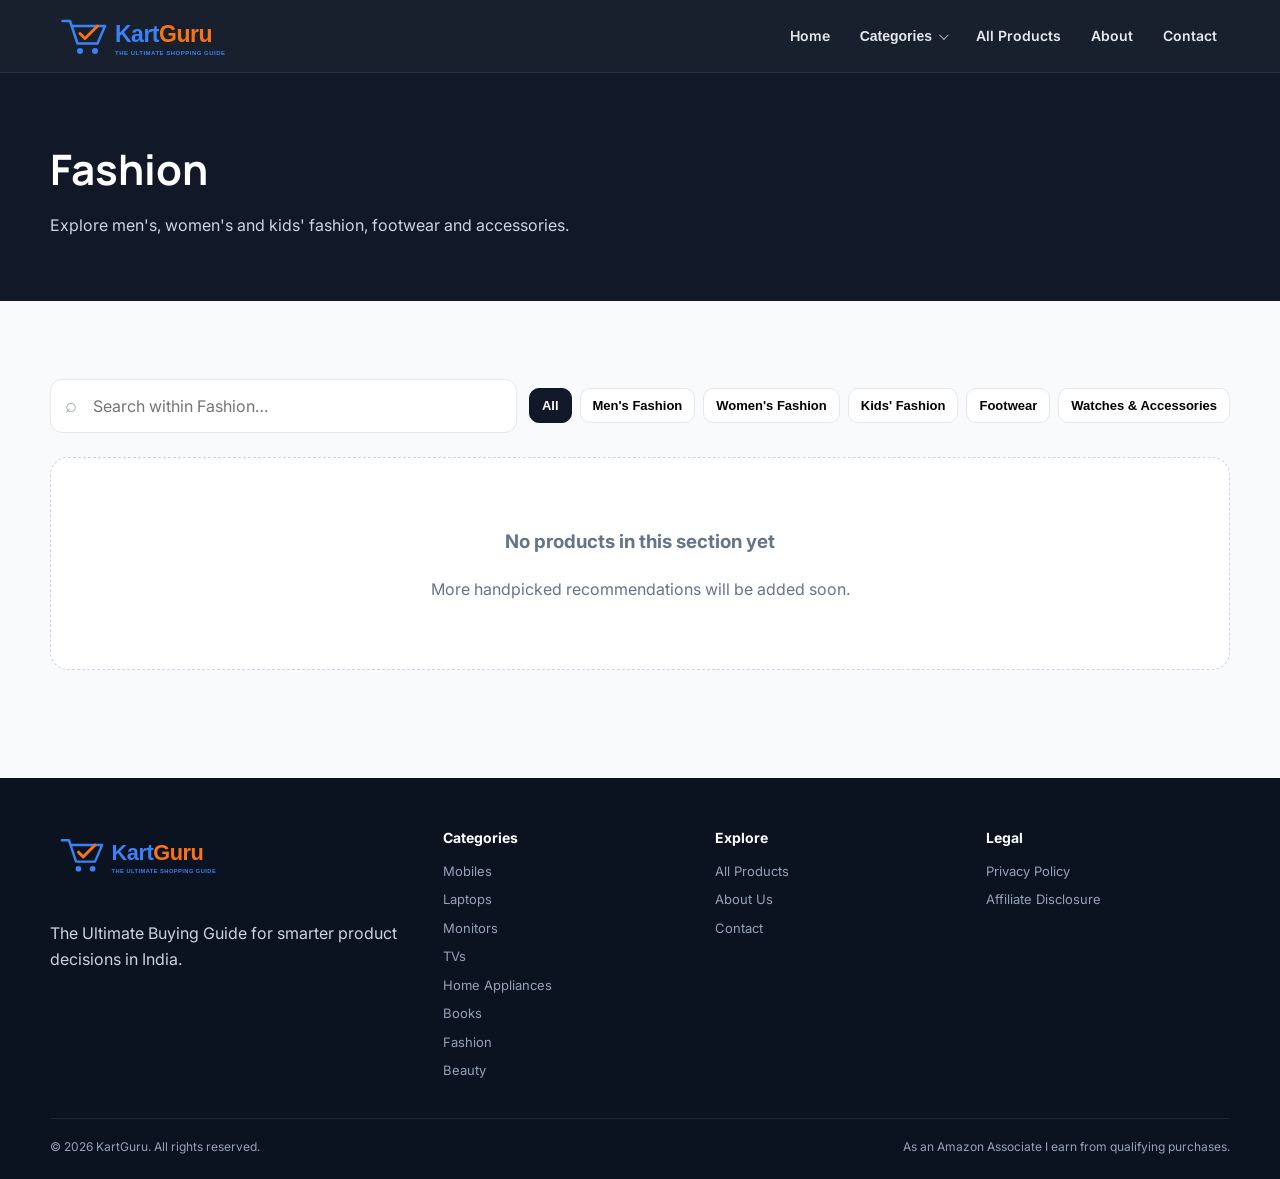
<file: fashion.html>
<!doctype html><html lang="en-IN"><head><meta charset="utf-8"><meta name="viewport" content="width=device-width,initial-scale=1">
<title>Fashion — Reviews &amp; Buying Guides | KartGuru</title><meta name="description" content="Explore men&#x27;s, women&#x27;s and kids&#x27; fashion, footwear and accessories."><meta name="robots" content="index,follow">
<link rel="canonical" href="fashion.html"><link rel="icon" href="favicon.svg" type="image/svg+xml"><link rel="stylesheet" href="styles.css"></head><body data-page="products" data-category="Fashion"><header class="site-header"><nav class="navbar container" aria-label="Main navigation">
<a class="brand" href="index.html"><img src="logo.svg" alt="KartGuru"></a>

<div class="nav-main">
  <a href="index.html">Home</a>

  <div class="nav-drop nav-categories">
    <button type="button" class="categories-trigger" aria-haspopup="true" aria-expanded="false" aria-controls="categories-panel">
      <span>Categories</span><span class="nav-chevron" aria-hidden="true"></span>
    </button>

    <div id="categories-panel" class="dropdown categories-mega" hidden>
      <div class="mega-intro">
        <span class="mega-kicker">Explore KartGuru</span>
        <strong>Shop by category</strong>
        <span>Find the right products faster.</span>
      </div>
      <div class="mega-grid">
        <div class="mega-column"><a class="mega-title" href="mobiles.html">📱 Mobiles</a><a href="products.html?category=Mobiles&subcategory=Smartphones">Smartphones</a><a href="products.html?category=Mobiles&subcategory=Budget%20Smartphones">Budget Smartphones</a><a href="products.html?category=Mobiles&subcategory=Premium%20Smartphones">Premium Smartphones</a><a href="products.html?category=Mobiles&subcategory=Mobile%20Accessories">Mobile Accessories</a></div>
        <div class="mega-column"><a class="mega-title" href="laptops.html">💻 Laptops</a><a href="products.html?category=Laptops&subcategory=Gaming%20Laptops">Gaming Laptops</a><a href="products.html?category=Laptops&subcategory=Business%20Laptops">Business Laptops</a><a href="products.html?category=Laptops&subcategory=Student%20Laptops">Student Laptops</a><a href="products.html?category=Laptops&subcategory=Ultrabooks">Ultrabooks</a></div>
        <div class="mega-column"><a class="mega-title" href="monitors.html">🖥️ Monitors</a><a href="products.html?category=Monitors&subcategory=Gaming%20Monitors">Gaming Monitors</a><a href="products.html?category=Monitors&subcategory=4K%20Monitors">4K Monitors</a><a href="products.html?category=Monitors&subcategory=Office%20Monitors">Office Monitors</a><a href="products.html?category=Monitors&subcategory=Ultrawide%20Monitors">Ultrawide Monitors</a></div>
        <div class="mega-column"><a class="mega-title" href="tvs.html">📺 TVs</a><a href="products.html?category=TVs&subcategory=LED%20TVs">LED TVs</a><a href="products.html?category=TVs&subcategory=QLED%20TVs">QLED TVs</a><a href="products.html?category=TVs&subcategory=OLED%20TVs">OLED TVs</a><a href="products.html?category=TVs&subcategory=4K%20TVs">4K TVs</a></div>
        <div class="mega-column"><a class="mega-title" href="home-appliances.html">🏠 Home Appliances</a><a href="products.html?category=Home%20Appliances&subcategory=Air%20Conditioners">Air Conditioners</a><a href="products.html?category=Home%20Appliances&subcategory=Refrigerators">Refrigerators</a><a href="products.html?category=Home%20Appliances&subcategory=Washing%20Machines">Washing Machines</a><a href="products.html?category=Home%20Appliances&subcategory=Air%20Purifiers">Air Purifiers</a><a href="products.html?category=Home%20Appliances&subcategory=Microwaves">Microwaves</a></div>
        <div class="mega-column"><a class="mega-title" href="books.html">📚 Books</a><a href="products.html?category=Books&subcategory=Fiction">Fiction</a><a href="products.html?category=Books&subcategory=Non-Fiction">Non-Fiction</a><a href="products.html?category=Books&subcategory=Education%20%26%20Learning">Education &amp; Learning</a><a href="products.html?category=Books&subcategory=Competitive%20Exams">Competitive Exams</a><a href="products.html?category=Books&subcategory=Children%27s%20Books">Children's Books</a></div>
        <div class="mega-column"><a class="mega-title" href="fashion.html">👕 Fashion</a><a href="products.html?category=Fashion&subcategory=Men%27s%20Fashion">Men's Fashion</a><a href="products.html?category=Fashion&subcategory=Women%27s%20Fashion">Women's Fashion</a><a href="products.html?category=Fashion&subcategory=Kids%27%20Fashion">Kids' Fashion</a><a href="products.html?category=Fashion&subcategory=Footwear">Footwear</a><a href="products.html?category=Fashion&subcategory=Watches%20%26%20Accessories">Watches &amp; Accessories</a></div>
        <div class="mega-column"><a class="mega-title" href="beauty.html">✨ Beauty</a><a href="products.html?category=Beauty&subcategory=Skincare">Skincare</a><a href="products.html?category=Beauty&subcategory=Hair%20Care">Hair Care</a><a href="products.html?category=Beauty&subcategory=Makeup">Makeup</a><a href="products.html?category=Beauty&subcategory=Fragrance">Fragrance</a><a href="products.html?category=Beauty&subcategory=Beauty%20Tools">Beauty Tools</a></div>
      </div>
    </div>
  </div>

  <a href="products.html">All Products</a>
  <a href="about.html">About</a>
  <a href="contact.html">Contact</a>
</div>

<button class="menu-btn" type="button" aria-label="Open menu" aria-expanded="false">☰</button>
</nav></header><section class="page-hero"><div class="container"><h1 id="listing-title">Fashion</h1><p>Explore men&#x27;s, women&#x27;s and kids&#x27; fashion, footwear and accessories.</p></div></section><section class="section"><div class="container"><div class="toolbar"><div class="search"><span>⌕</span><input id="product-search" type="search" placeholder="Search within Fashion…" aria-label="Search"></div><div id="subfilters" class="filters"></div></div><div id="products-grid" class="product-grid"></div></div></section><footer class="site-footer"><div class="container footer-grid">
<div class="footer-brand"><img src="logo.svg" alt="KartGuru"><p>The Ultimate Buying Guide for smarter product decisions in India.</p></div>
<div><h3>Categories</h3><a href="mobiles.html">Mobiles</a><a href="laptops.html">Laptops</a><a href="monitors.html">Monitors</a><a href="tvs.html">TVs</a><a href="home-appliances.html">Home Appliances</a><a href="books.html">Books</a><a href="fashion.html">Fashion</a><a href="beauty.html">Beauty</a></div>
<div><h3>Explore</h3><a href="products.html">All Products</a><a href="about.html">About Us</a><a href="contact.html">Contact</a></div>
<div><h3>Legal</h3><a href="privacy-policy.html">Privacy Policy</a><a href="affiliate-disclosure.html">Affiliate Disclosure</a></div>
</div><div class="container footer-bottom"><span>© <span data-year></span> KartGuru. All rights reserved.</span><span>As an Amazon Associate I earn from qualifying purchases.</span></div></footer><script src="script.js"></script></body></html>
</file>
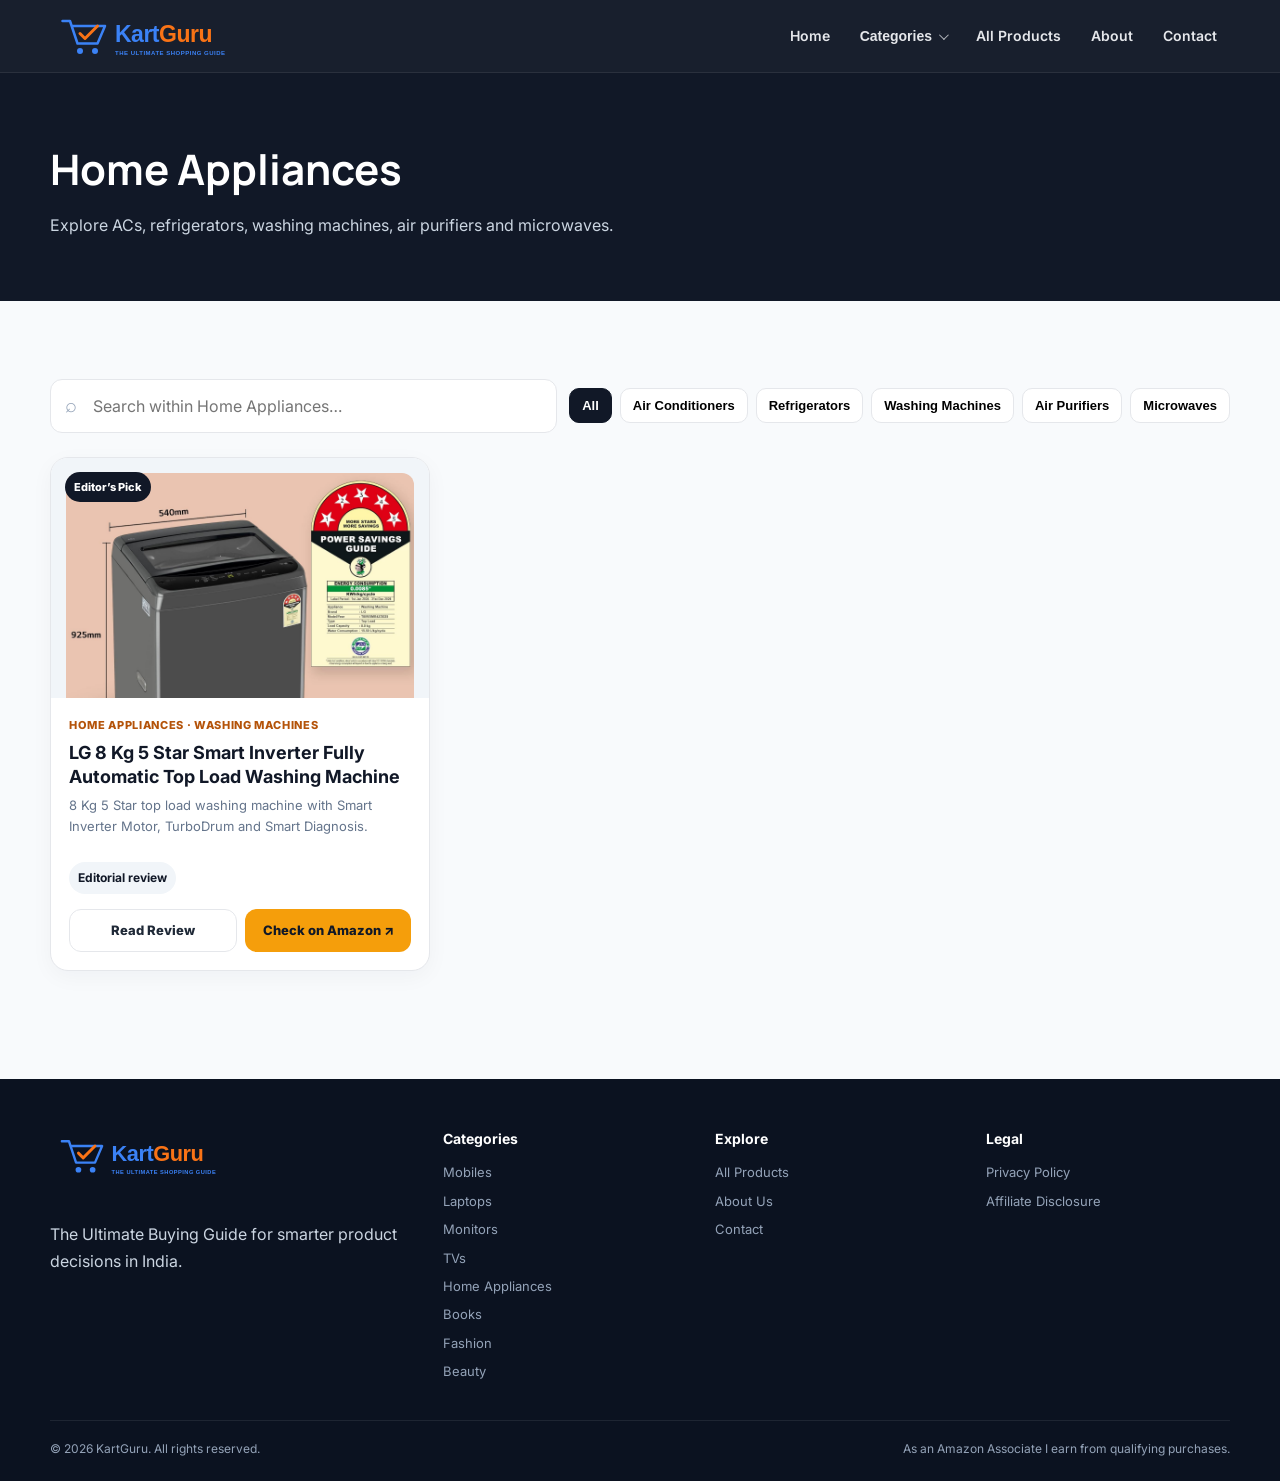
<file: home-appliances.html>
<!doctype html><html lang="en-IN"><head><meta charset="utf-8"><meta name="viewport" content="width=device-width,initial-scale=1">
<title>Home Appliances — Reviews &amp; Buying Guides | KartGuru</title><meta name="description" content="Explore ACs, refrigerators, washing machines, air purifiers and microwaves."><meta name="robots" content="index,follow">
<link rel="canonical" href="home-appliances.html"><link rel="icon" href="favicon.svg" type="image/svg+xml"><link rel="stylesheet" href="styles.css"></head><body data-page="products" data-category="Home Appliances"><header class="site-header"><nav class="navbar container" aria-label="Main navigation">
<a class="brand" href="index.html"><img src="logo.svg" alt="KartGuru"></a>

<div class="nav-main">
  <a href="index.html">Home</a>

  <div class="nav-drop nav-categories">
    <button type="button" class="categories-trigger" aria-haspopup="true" aria-expanded="false" aria-controls="categories-panel">
      <span>Categories</span><span class="nav-chevron" aria-hidden="true"></span>
    </button>

    <div id="categories-panel" class="dropdown categories-mega" hidden>
      <div class="mega-intro">
        <span class="mega-kicker">Explore KartGuru</span>
        <strong>Shop by category</strong>
        <span>Find the right products faster.</span>
      </div>
      <div class="mega-grid">
        <div class="mega-column"><a class="mega-title" href="mobiles.html">📱 Mobiles</a><a href="products.html?category=Mobiles&subcategory=Smartphones">Smartphones</a><a href="products.html?category=Mobiles&subcategory=Budget%20Smartphones">Budget Smartphones</a><a href="products.html?category=Mobiles&subcategory=Premium%20Smartphones">Premium Smartphones</a><a href="products.html?category=Mobiles&subcategory=Mobile%20Accessories">Mobile Accessories</a></div>
        <div class="mega-column"><a class="mega-title" href="laptops.html">💻 Laptops</a><a href="products.html?category=Laptops&subcategory=Gaming%20Laptops">Gaming Laptops</a><a href="products.html?category=Laptops&subcategory=Business%20Laptops">Business Laptops</a><a href="products.html?category=Laptops&subcategory=Student%20Laptops">Student Laptops</a><a href="products.html?category=Laptops&subcategory=Ultrabooks">Ultrabooks</a></div>
        <div class="mega-column"><a class="mega-title" href="monitors.html">🖥️ Monitors</a><a href="products.html?category=Monitors&subcategory=Gaming%20Monitors">Gaming Monitors</a><a href="products.html?category=Monitors&subcategory=4K%20Monitors">4K Monitors</a><a href="products.html?category=Monitors&subcategory=Office%20Monitors">Office Monitors</a><a href="products.html?category=Monitors&subcategory=Ultrawide%20Monitors">Ultrawide Monitors</a></div>
        <div class="mega-column"><a class="mega-title" href="tvs.html">📺 TVs</a><a href="products.html?category=TVs&subcategory=LED%20TVs">LED TVs</a><a href="products.html?category=TVs&subcategory=QLED%20TVs">QLED TVs</a><a href="products.html?category=TVs&subcategory=OLED%20TVs">OLED TVs</a><a href="products.html?category=TVs&subcategory=4K%20TVs">4K TVs</a></div>
        <div class="mega-column"><a class="mega-title" href="home-appliances.html">🏠 Home Appliances</a><a href="products.html?category=Home%20Appliances&subcategory=Air%20Conditioners">Air Conditioners</a><a href="products.html?category=Home%20Appliances&subcategory=Refrigerators">Refrigerators</a><a href="products.html?category=Home%20Appliances&subcategory=Washing%20Machines">Washing Machines</a><a href="products.html?category=Home%20Appliances&subcategory=Air%20Purifiers">Air Purifiers</a><a href="products.html?category=Home%20Appliances&subcategory=Microwaves">Microwaves</a></div>
        <div class="mega-column"><a class="mega-title" href="books.html">📚 Books</a><a href="products.html?category=Books&subcategory=Fiction">Fiction</a><a href="products.html?category=Books&subcategory=Non-Fiction">Non-Fiction</a><a href="products.html?category=Books&subcategory=Education%20%26%20Learning">Education &amp; Learning</a><a href="products.html?category=Books&subcategory=Competitive%20Exams">Competitive Exams</a><a href="products.html?category=Books&subcategory=Children%27s%20Books">Children's Books</a></div>
        <div class="mega-column"><a class="mega-title" href="fashion.html">👕 Fashion</a><a href="products.html?category=Fashion&subcategory=Men%27s%20Fashion">Men's Fashion</a><a href="products.html?category=Fashion&subcategory=Women%27s%20Fashion">Women's Fashion</a><a href="products.html?category=Fashion&subcategory=Kids%27%20Fashion">Kids' Fashion</a><a href="products.html?category=Fashion&subcategory=Footwear">Footwear</a><a href="products.html?category=Fashion&subcategory=Watches%20%26%20Accessories">Watches &amp; Accessories</a></div>
        <div class="mega-column"><a class="mega-title" href="beauty.html">✨ Beauty</a><a href="products.html?category=Beauty&subcategory=Skincare">Skincare</a><a href="products.html?category=Beauty&subcategory=Hair%20Care">Hair Care</a><a href="products.html?category=Beauty&subcategory=Makeup">Makeup</a><a href="products.html?category=Beauty&subcategory=Fragrance">Fragrance</a><a href="products.html?category=Beauty&subcategory=Beauty%20Tools">Beauty Tools</a></div>
      </div>
    </div>
  </div>

  <a href="products.html">All Products</a>
  <a href="about.html">About</a>
  <a href="contact.html">Contact</a>
</div>

<button class="menu-btn" type="button" aria-label="Open menu" aria-expanded="false">☰</button>
</nav></header><section class="page-hero"><div class="container"><h1 id="listing-title">Home Appliances</h1><p>Explore ACs, refrigerators, washing machines, air purifiers and microwaves.</p></div></section><section class="section"><div class="container"><div class="toolbar"><div class="search"><span>⌕</span><input id="product-search" type="search" placeholder="Search within Home Appliances…" aria-label="Search"></div><div id="subfilters" class="filters"></div></div><div id="products-grid" class="product-grid"></div></div></section><footer class="site-footer"><div class="container footer-grid">
<div class="footer-brand"><img src="logo.svg" alt="KartGuru"><p>The Ultimate Buying Guide for smarter product decisions in India.</p></div>
<div><h3>Categories</h3><a href="mobiles.html">Mobiles</a><a href="laptops.html">Laptops</a><a href="monitors.html">Monitors</a><a href="tvs.html">TVs</a><a href="home-appliances.html">Home Appliances</a><a href="books.html">Books</a><a href="fashion.html">Fashion</a><a href="beauty.html">Beauty</a></div>
<div><h3>Explore</h3><a href="products.html">All Products</a><a href="about.html">About Us</a><a href="contact.html">Contact</a></div>
<div><h3>Legal</h3><a href="privacy-policy.html">Privacy Policy</a><a href="affiliate-disclosure.html">Affiliate Disclosure</a></div>
</div><div class="container footer-bottom"><span>© <span data-year></span> KartGuru. All rights reserved.</span><span>As an Amazon Associate I earn from qualifying purchases.</span></div></footer><script src="script.js"></script></body></html>
</file>
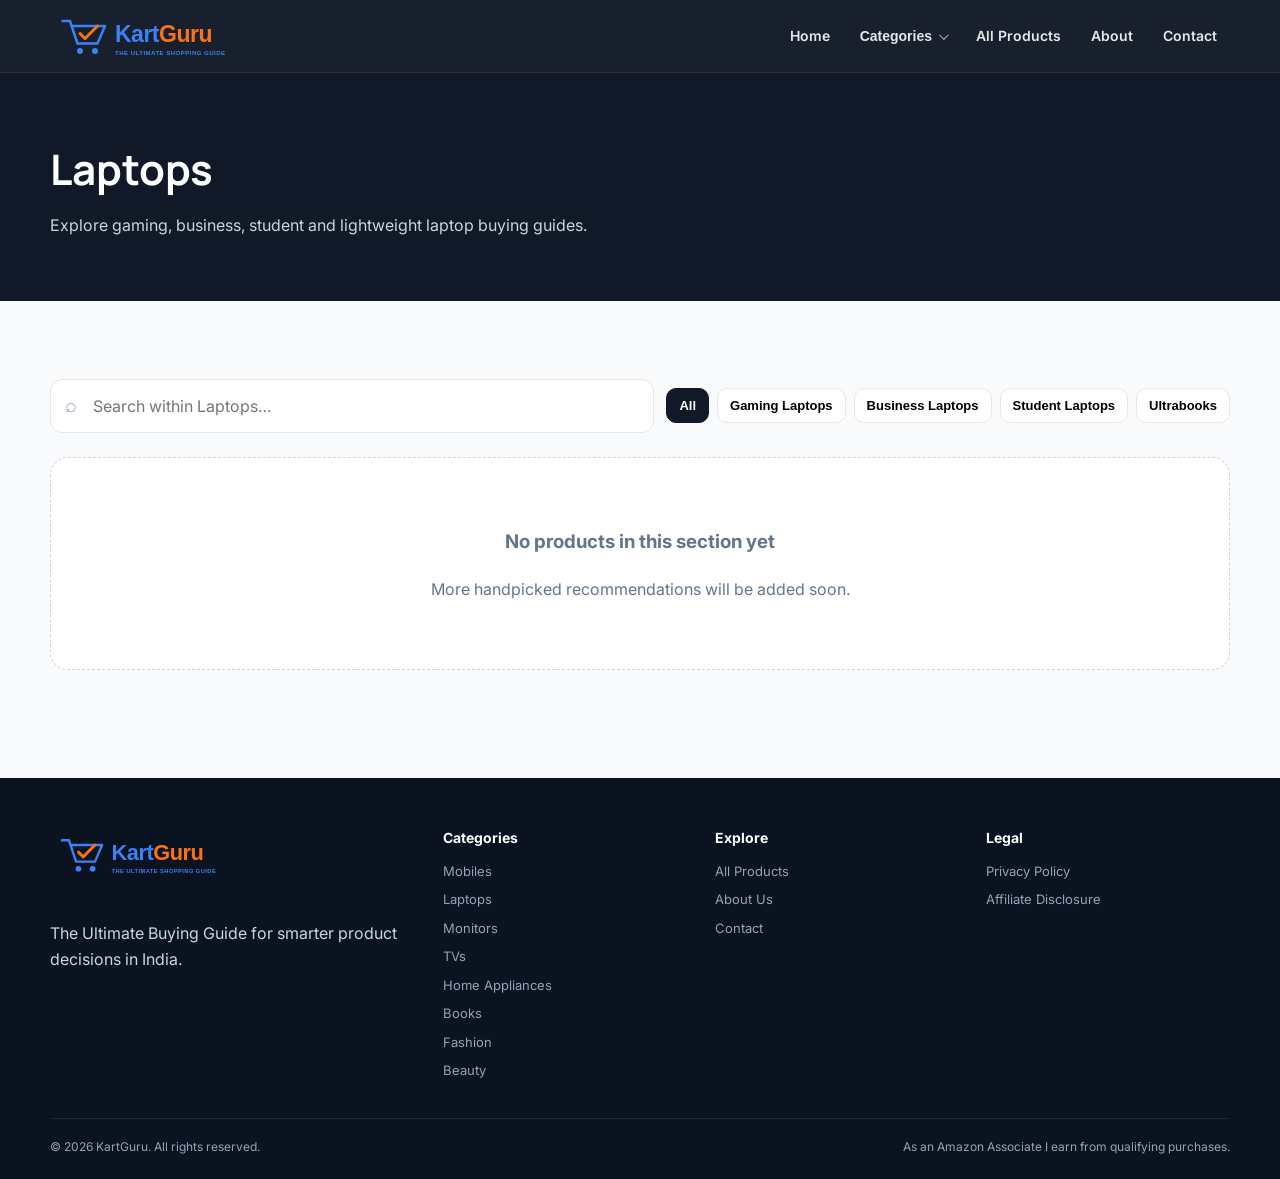
<file: laptops.html>
<!doctype html><html lang="en-IN"><head><meta charset="utf-8"><meta name="viewport" content="width=device-width,initial-scale=1">
<title>Laptops — Reviews &amp; Buying Guides | KartGuru</title><meta name="description" content="Explore gaming, business, student and lightweight laptop buying guides."><meta name="robots" content="index,follow">
<link rel="canonical" href="laptops.html"><link rel="icon" href="favicon.svg" type="image/svg+xml"><link rel="stylesheet" href="styles.css"></head><body data-page="products" data-category="Laptops"><header class="site-header"><nav class="navbar container" aria-label="Main navigation">
<a class="brand" href="index.html"><img src="logo.svg" alt="KartGuru"></a>

<div class="nav-main">
  <a href="index.html">Home</a>

  <div class="nav-drop nav-categories">
    <button type="button" class="categories-trigger" aria-haspopup="true" aria-expanded="false" aria-controls="categories-panel">
      <span>Categories</span><span class="nav-chevron" aria-hidden="true"></span>
    </button>

    <div id="categories-panel" class="dropdown categories-mega" hidden>
      <div class="mega-intro">
        <span class="mega-kicker">Explore KartGuru</span>
        <strong>Shop by category</strong>
        <span>Find the right products faster.</span>
      </div>
      <div class="mega-grid">
        <div class="mega-column"><a class="mega-title" href="mobiles.html">📱 Mobiles</a><a href="products.html?category=Mobiles&subcategory=Smartphones">Smartphones</a><a href="products.html?category=Mobiles&subcategory=Budget%20Smartphones">Budget Smartphones</a><a href="products.html?category=Mobiles&subcategory=Premium%20Smartphones">Premium Smartphones</a><a href="products.html?category=Mobiles&subcategory=Mobile%20Accessories">Mobile Accessories</a></div>
        <div class="mega-column"><a class="mega-title" href="laptops.html">💻 Laptops</a><a href="products.html?category=Laptops&subcategory=Gaming%20Laptops">Gaming Laptops</a><a href="products.html?category=Laptops&subcategory=Business%20Laptops">Business Laptops</a><a href="products.html?category=Laptops&subcategory=Student%20Laptops">Student Laptops</a><a href="products.html?category=Laptops&subcategory=Ultrabooks">Ultrabooks</a></div>
        <div class="mega-column"><a class="mega-title" href="monitors.html">🖥️ Monitors</a><a href="products.html?category=Monitors&subcategory=Gaming%20Monitors">Gaming Monitors</a><a href="products.html?category=Monitors&subcategory=4K%20Monitors">4K Monitors</a><a href="products.html?category=Monitors&subcategory=Office%20Monitors">Office Monitors</a><a href="products.html?category=Monitors&subcategory=Ultrawide%20Monitors">Ultrawide Monitors</a></div>
        <div class="mega-column"><a class="mega-title" href="tvs.html">📺 TVs</a><a href="products.html?category=TVs&subcategory=LED%20TVs">LED TVs</a><a href="products.html?category=TVs&subcategory=QLED%20TVs">QLED TVs</a><a href="products.html?category=TVs&subcategory=OLED%20TVs">OLED TVs</a><a href="products.html?category=TVs&subcategory=4K%20TVs">4K TVs</a></div>
        <div class="mega-column"><a class="mega-title" href="home-appliances.html">🏠 Home Appliances</a><a href="products.html?category=Home%20Appliances&subcategory=Air%20Conditioners">Air Conditioners</a><a href="products.html?category=Home%20Appliances&subcategory=Refrigerators">Refrigerators</a><a href="products.html?category=Home%20Appliances&subcategory=Washing%20Machines">Washing Machines</a><a href="products.html?category=Home%20Appliances&subcategory=Air%20Purifiers">Air Purifiers</a><a href="products.html?category=Home%20Appliances&subcategory=Microwaves">Microwaves</a></div>
        <div class="mega-column"><a class="mega-title" href="books.html">📚 Books</a><a href="products.html?category=Books&subcategory=Fiction">Fiction</a><a href="products.html?category=Books&subcategory=Non-Fiction">Non-Fiction</a><a href="products.html?category=Books&subcategory=Education%20%26%20Learning">Education &amp; Learning</a><a href="products.html?category=Books&subcategory=Competitive%20Exams">Competitive Exams</a><a href="products.html?category=Books&subcategory=Children%27s%20Books">Children's Books</a></div>
        <div class="mega-column"><a class="mega-title" href="fashion.html">👕 Fashion</a><a href="products.html?category=Fashion&subcategory=Men%27s%20Fashion">Men's Fashion</a><a href="products.html?category=Fashion&subcategory=Women%27s%20Fashion">Women's Fashion</a><a href="products.html?category=Fashion&subcategory=Kids%27%20Fashion">Kids' Fashion</a><a href="products.html?category=Fashion&subcategory=Footwear">Footwear</a><a href="products.html?category=Fashion&subcategory=Watches%20%26%20Accessories">Watches &amp; Accessories</a></div>
        <div class="mega-column"><a class="mega-title" href="beauty.html">✨ Beauty</a><a href="products.html?category=Beauty&subcategory=Skincare">Skincare</a><a href="products.html?category=Beauty&subcategory=Hair%20Care">Hair Care</a><a href="products.html?category=Beauty&subcategory=Makeup">Makeup</a><a href="products.html?category=Beauty&subcategory=Fragrance">Fragrance</a><a href="products.html?category=Beauty&subcategory=Beauty%20Tools">Beauty Tools</a></div>
      </div>
    </div>
  </div>

  <a href="products.html">All Products</a>
  <a href="about.html">About</a>
  <a href="contact.html">Contact</a>
</div>

<button class="menu-btn" type="button" aria-label="Open menu" aria-expanded="false">☰</button>
</nav></header><section class="page-hero"><div class="container"><h1 id="listing-title">Laptops</h1><p>Explore gaming, business, student and lightweight laptop buying guides.</p></div></section><section class="section"><div class="container"><div class="toolbar"><div class="search"><span>⌕</span><input id="product-search" type="search" placeholder="Search within Laptops…" aria-label="Search"></div><div id="subfilters" class="filters"></div></div><div id="products-grid" class="product-grid"></div></div></section><footer class="site-footer"><div class="container footer-grid">
<div class="footer-brand"><img src="logo.svg" alt="KartGuru"><p>The Ultimate Buying Guide for smarter product decisions in India.</p></div>
<div><h3>Categories</h3><a href="mobiles.html">Mobiles</a><a href="laptops.html">Laptops</a><a href="monitors.html">Monitors</a><a href="tvs.html">TVs</a><a href="home-appliances.html">Home Appliances</a><a href="books.html">Books</a><a href="fashion.html">Fashion</a><a href="beauty.html">Beauty</a></div>
<div><h3>Explore</h3><a href="products.html">All Products</a><a href="about.html">About Us</a><a href="contact.html">Contact</a></div>
<div><h3>Legal</h3><a href="privacy-policy.html">Privacy Policy</a><a href="affiliate-disclosure.html">Affiliate Disclosure</a></div>
</div><div class="container footer-bottom"><span>© <span data-year></span> KartGuru. All rights reserved.</span><span>As an Amazon Associate I earn from qualifying purchases.</span></div></footer><script src="script.js"></script></body></html>
</file>
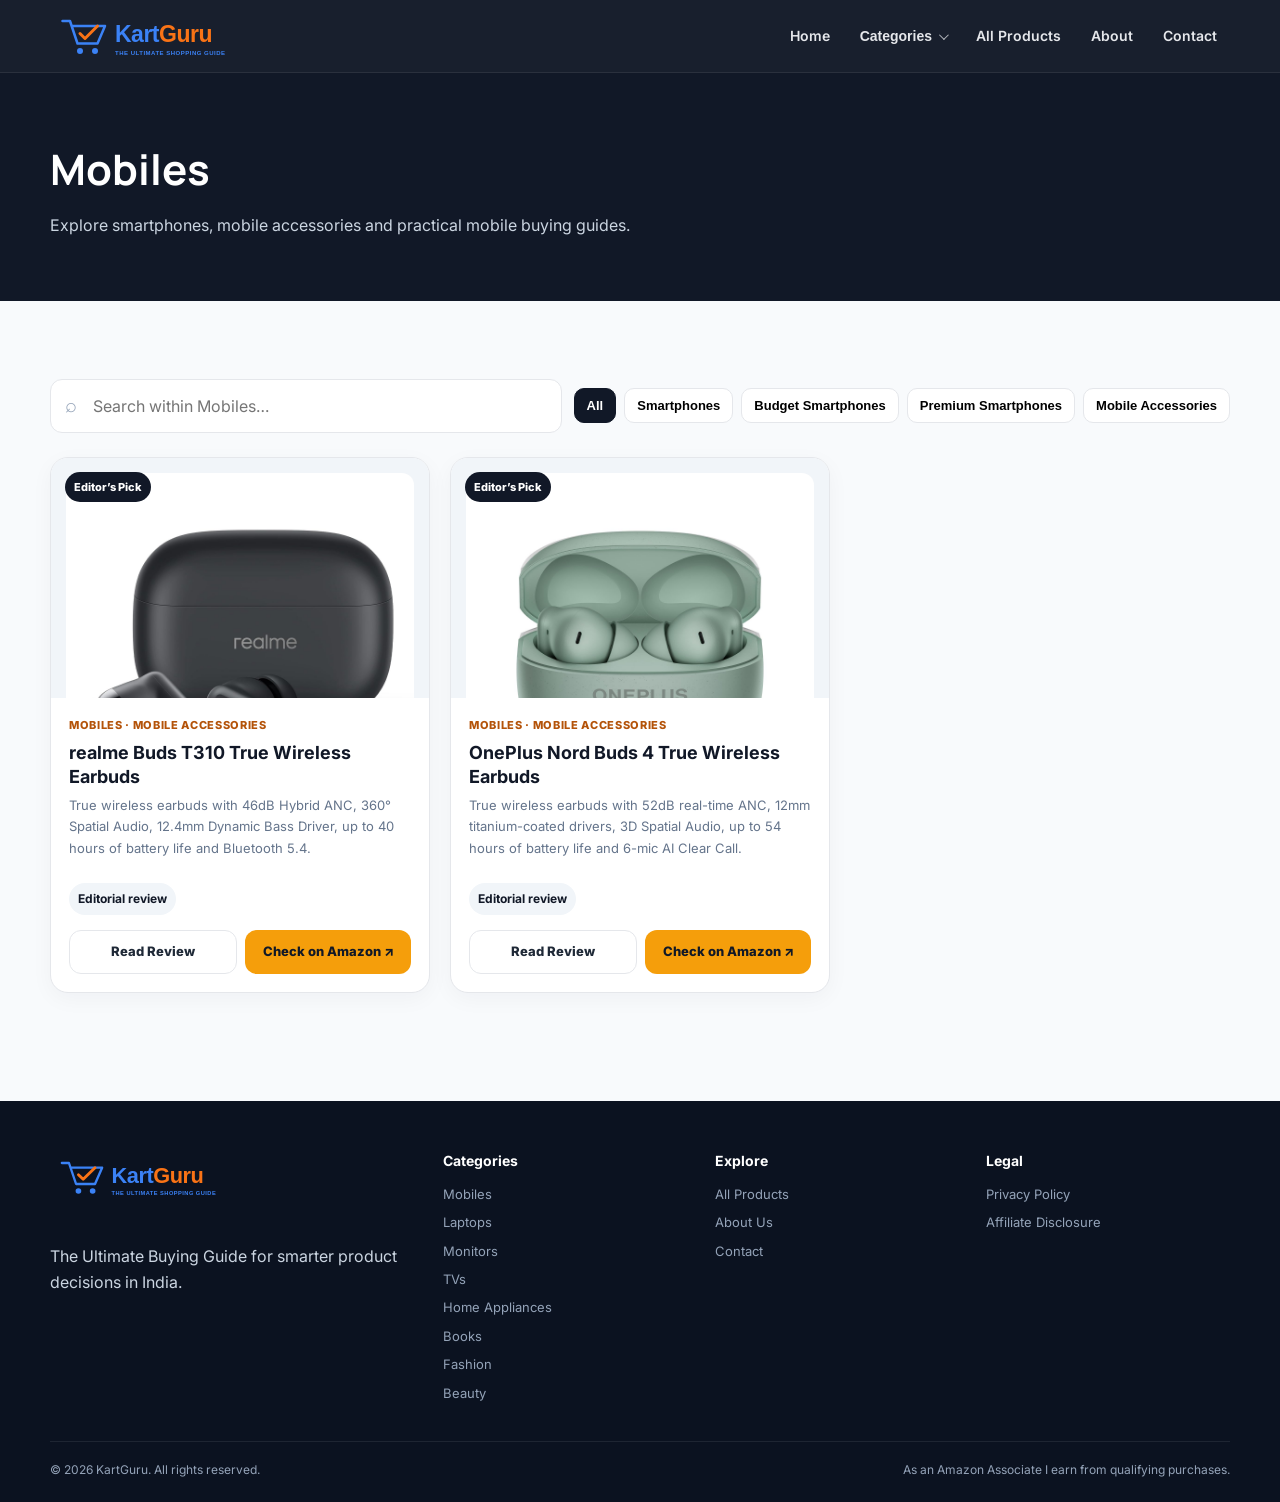
<file: mobiles.html>
<!doctype html><html lang="en-IN"><head><meta charset="utf-8"><meta name="viewport" content="width=device-width,initial-scale=1">
<title>Mobiles — Reviews &amp; Buying Guides | KartGuru</title><meta name="description" content="Explore smartphones, mobile accessories and practical mobile buying guides."><meta name="robots" content="index,follow">
<link rel="canonical" href="mobiles.html"><link rel="icon" href="favicon.svg" type="image/svg+xml"><link rel="stylesheet" href="styles.css"></head><body data-page="products" data-category="Mobiles"><header class="site-header"><nav class="navbar container" aria-label="Main navigation">
<a class="brand" href="index.html"><img src="logo.svg" alt="KartGuru"></a>

<div class="nav-main">
  <a href="index.html">Home</a>

  <div class="nav-drop nav-categories">
    <button type="button" class="categories-trigger" aria-haspopup="true" aria-expanded="false" aria-controls="categories-panel">
      <span>Categories</span><span class="nav-chevron" aria-hidden="true"></span>
    </button>

    <div id="categories-panel" class="dropdown categories-mega" hidden>
      <div class="mega-intro">
        <span class="mega-kicker">Explore KartGuru</span>
        <strong>Shop by category</strong>
        <span>Find the right products faster.</span>
      </div>
      <div class="mega-grid">
        <div class="mega-column"><a class="mega-title" href="mobiles.html">📱 Mobiles</a><a href="products.html?category=Mobiles&subcategory=Smartphones">Smartphones</a><a href="products.html?category=Mobiles&subcategory=Budget%20Smartphones">Budget Smartphones</a><a href="products.html?category=Mobiles&subcategory=Premium%20Smartphones">Premium Smartphones</a><a href="products.html?category=Mobiles&subcategory=Mobile%20Accessories">Mobile Accessories</a></div>
        <div class="mega-column"><a class="mega-title" href="laptops.html">💻 Laptops</a><a href="products.html?category=Laptops&subcategory=Gaming%20Laptops">Gaming Laptops</a><a href="products.html?category=Laptops&subcategory=Business%20Laptops">Business Laptops</a><a href="products.html?category=Laptops&subcategory=Student%20Laptops">Student Laptops</a><a href="products.html?category=Laptops&subcategory=Ultrabooks">Ultrabooks</a></div>
        <div class="mega-column"><a class="mega-title" href="monitors.html">🖥️ Monitors</a><a href="products.html?category=Monitors&subcategory=Gaming%20Monitors">Gaming Monitors</a><a href="products.html?category=Monitors&subcategory=4K%20Monitors">4K Monitors</a><a href="products.html?category=Monitors&subcategory=Office%20Monitors">Office Monitors</a><a href="products.html?category=Monitors&subcategory=Ultrawide%20Monitors">Ultrawide Monitors</a></div>
        <div class="mega-column"><a class="mega-title" href="tvs.html">📺 TVs</a><a href="products.html?category=TVs&subcategory=LED%20TVs">LED TVs</a><a href="products.html?category=TVs&subcategory=QLED%20TVs">QLED TVs</a><a href="products.html?category=TVs&subcategory=OLED%20TVs">OLED TVs</a><a href="products.html?category=TVs&subcategory=4K%20TVs">4K TVs</a></div>
        <div class="mega-column"><a class="mega-title" href="home-appliances.html">🏠 Home Appliances</a><a href="products.html?category=Home%20Appliances&subcategory=Air%20Conditioners">Air Conditioners</a><a href="products.html?category=Home%20Appliances&subcategory=Refrigerators">Refrigerators</a><a href="products.html?category=Home%20Appliances&subcategory=Washing%20Machines">Washing Machines</a><a href="products.html?category=Home%20Appliances&subcategory=Air%20Purifiers">Air Purifiers</a><a href="products.html?category=Home%20Appliances&subcategory=Microwaves">Microwaves</a></div>
        <div class="mega-column"><a class="mega-title" href="books.html">📚 Books</a><a href="products.html?category=Books&subcategory=Fiction">Fiction</a><a href="products.html?category=Books&subcategory=Non-Fiction">Non-Fiction</a><a href="products.html?category=Books&subcategory=Education%20%26%20Learning">Education &amp; Learning</a><a href="products.html?category=Books&subcategory=Competitive%20Exams">Competitive Exams</a><a href="products.html?category=Books&subcategory=Children%27s%20Books">Children's Books</a></div>
        <div class="mega-column"><a class="mega-title" href="fashion.html">👕 Fashion</a><a href="products.html?category=Fashion&subcategory=Men%27s%20Fashion">Men's Fashion</a><a href="products.html?category=Fashion&subcategory=Women%27s%20Fashion">Women's Fashion</a><a href="products.html?category=Fashion&subcategory=Kids%27%20Fashion">Kids' Fashion</a><a href="products.html?category=Fashion&subcategory=Footwear">Footwear</a><a href="products.html?category=Fashion&subcategory=Watches%20%26%20Accessories">Watches &amp; Accessories</a></div>
        <div class="mega-column"><a class="mega-title" href="beauty.html">✨ Beauty</a><a href="products.html?category=Beauty&subcategory=Skincare">Skincare</a><a href="products.html?category=Beauty&subcategory=Hair%20Care">Hair Care</a><a href="products.html?category=Beauty&subcategory=Makeup">Makeup</a><a href="products.html?category=Beauty&subcategory=Fragrance">Fragrance</a><a href="products.html?category=Beauty&subcategory=Beauty%20Tools">Beauty Tools</a></div>
      </div>
    </div>
  </div>

  <a href="products.html">All Products</a>
  <a href="about.html">About</a>
  <a href="contact.html">Contact</a>
</div>

<button class="menu-btn" type="button" aria-label="Open menu" aria-expanded="false">☰</button>
</nav></header><section class="page-hero"><div class="container"><h1 id="listing-title">Mobiles</h1><p>Explore smartphones, mobile accessories and practical mobile buying guides.</p></div></section><section class="section"><div class="container"><div class="toolbar"><div class="search"><span>⌕</span><input id="product-search" type="search" placeholder="Search within Mobiles…" aria-label="Search"></div><div id="subfilters" class="filters"></div></div><div id="products-grid" class="product-grid"></div></div></section><footer class="site-footer"><div class="container footer-grid">
<div class="footer-brand"><img src="logo.svg" alt="KartGuru"><p>The Ultimate Buying Guide for smarter product decisions in India.</p></div>
<div><h3>Categories</h3><a href="mobiles.html">Mobiles</a><a href="laptops.html">Laptops</a><a href="monitors.html">Monitors</a><a href="tvs.html">TVs</a><a href="home-appliances.html">Home Appliances</a><a href="books.html">Books</a><a href="fashion.html">Fashion</a><a href="beauty.html">Beauty</a></div>
<div><h3>Explore</h3><a href="products.html">All Products</a><a href="about.html">About Us</a><a href="contact.html">Contact</a></div>
<div><h3>Legal</h3><a href="privacy-policy.html">Privacy Policy</a><a href="affiliate-disclosure.html">Affiliate Disclosure</a></div>
</div><div class="container footer-bottom"><span>© <span data-year></span> KartGuru. All rights reserved.</span><span>As an Amazon Associate I earn from qualifying purchases.</span></div></footer><script src="script.js"></script></body></html>
</file>
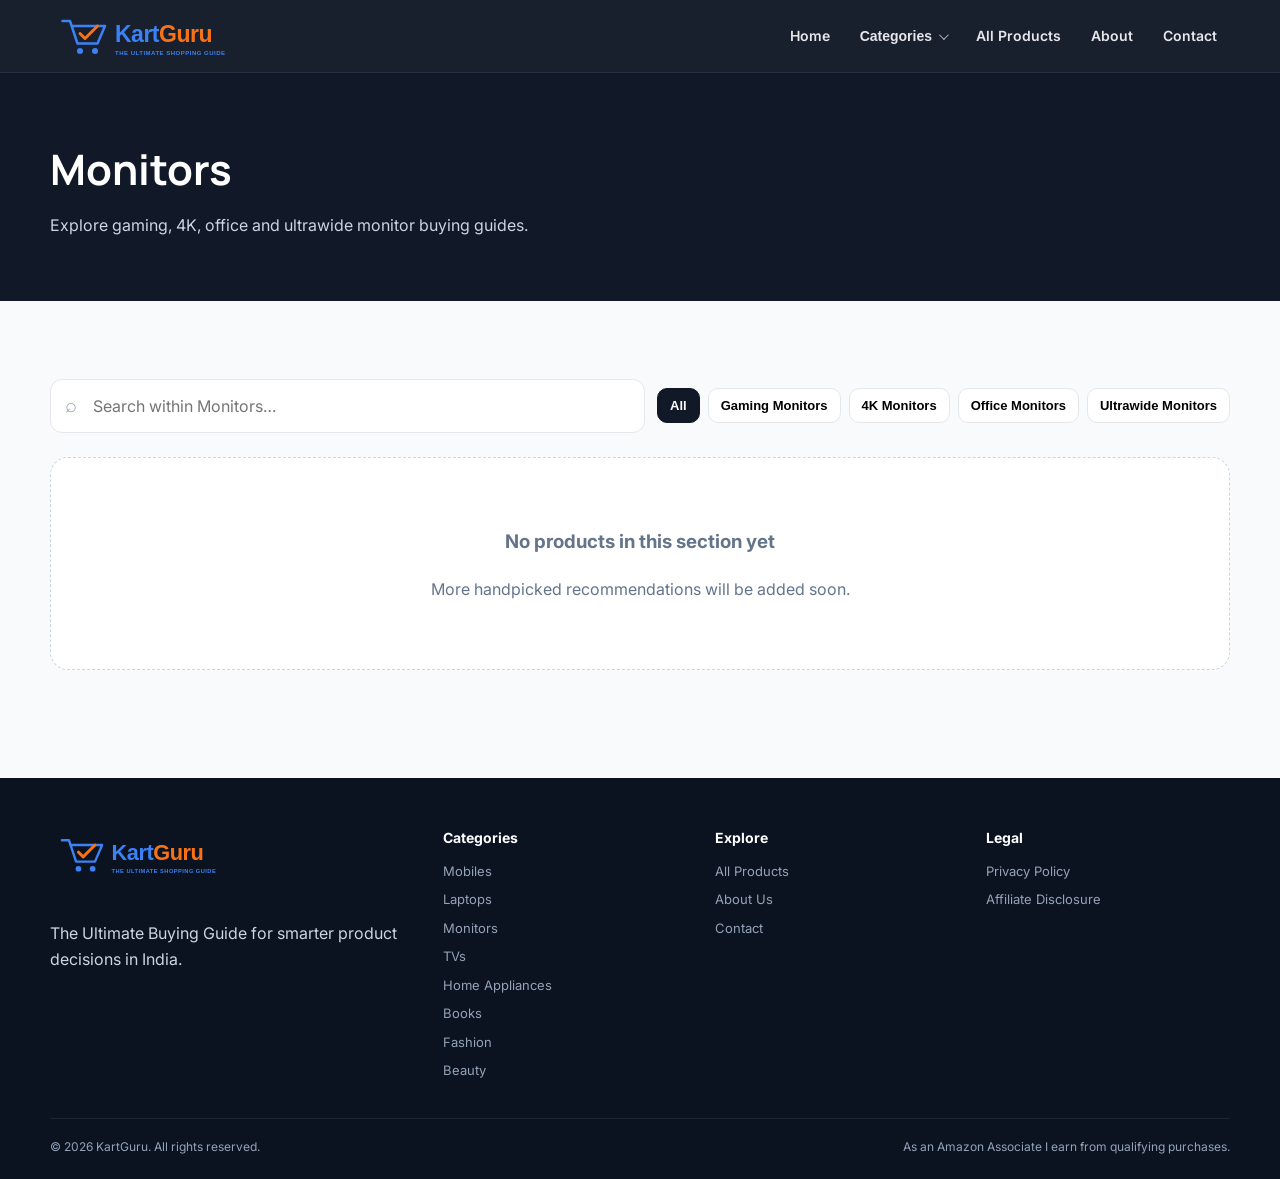
<file: monitors.html>
<!doctype html><html lang="en-IN"><head><meta charset="utf-8"><meta name="viewport" content="width=device-width,initial-scale=1">
<title>Monitors — Reviews &amp; Buying Guides | KartGuru</title><meta name="description" content="Explore gaming, 4K, office and ultrawide monitor buying guides."><meta name="robots" content="index,follow">
<link rel="canonical" href="monitors.html"><link rel="icon" href="favicon.svg" type="image/svg+xml"><link rel="stylesheet" href="styles.css"></head><body data-page="products" data-category="Monitors"><header class="site-header"><nav class="navbar container" aria-label="Main navigation">
<a class="brand" href="index.html"><img src="logo.svg" alt="KartGuru"></a>

<div class="nav-main">
  <a href="index.html">Home</a>

  <div class="nav-drop nav-categories">
    <button type="button" class="categories-trigger" aria-haspopup="true" aria-expanded="false" aria-controls="categories-panel">
      <span>Categories</span><span class="nav-chevron" aria-hidden="true"></span>
    </button>

    <div id="categories-panel" class="dropdown categories-mega" hidden>
      <div class="mega-intro">
        <span class="mega-kicker">Explore KartGuru</span>
        <strong>Shop by category</strong>
        <span>Find the right products faster.</span>
      </div>
      <div class="mega-grid">
        <div class="mega-column"><a class="mega-title" href="mobiles.html">📱 Mobiles</a><a href="products.html?category=Mobiles&subcategory=Smartphones">Smartphones</a><a href="products.html?category=Mobiles&subcategory=Budget%20Smartphones">Budget Smartphones</a><a href="products.html?category=Mobiles&subcategory=Premium%20Smartphones">Premium Smartphones</a><a href="products.html?category=Mobiles&subcategory=Mobile%20Accessories">Mobile Accessories</a></div>
        <div class="mega-column"><a class="mega-title" href="laptops.html">💻 Laptops</a><a href="products.html?category=Laptops&subcategory=Gaming%20Laptops">Gaming Laptops</a><a href="products.html?category=Laptops&subcategory=Business%20Laptops">Business Laptops</a><a href="products.html?category=Laptops&subcategory=Student%20Laptops">Student Laptops</a><a href="products.html?category=Laptops&subcategory=Ultrabooks">Ultrabooks</a></div>
        <div class="mega-column"><a class="mega-title" href="monitors.html">🖥️ Monitors</a><a href="products.html?category=Monitors&subcategory=Gaming%20Monitors">Gaming Monitors</a><a href="products.html?category=Monitors&subcategory=4K%20Monitors">4K Monitors</a><a href="products.html?category=Monitors&subcategory=Office%20Monitors">Office Monitors</a><a href="products.html?category=Monitors&subcategory=Ultrawide%20Monitors">Ultrawide Monitors</a></div>
        <div class="mega-column"><a class="mega-title" href="tvs.html">📺 TVs</a><a href="products.html?category=TVs&subcategory=LED%20TVs">LED TVs</a><a href="products.html?category=TVs&subcategory=QLED%20TVs">QLED TVs</a><a href="products.html?category=TVs&subcategory=OLED%20TVs">OLED TVs</a><a href="products.html?category=TVs&subcategory=4K%20TVs">4K TVs</a></div>
        <div class="mega-column"><a class="mega-title" href="home-appliances.html">🏠 Home Appliances</a><a href="products.html?category=Home%20Appliances&subcategory=Air%20Conditioners">Air Conditioners</a><a href="products.html?category=Home%20Appliances&subcategory=Refrigerators">Refrigerators</a><a href="products.html?category=Home%20Appliances&subcategory=Washing%20Machines">Washing Machines</a><a href="products.html?category=Home%20Appliances&subcategory=Air%20Purifiers">Air Purifiers</a><a href="products.html?category=Home%20Appliances&subcategory=Microwaves">Microwaves</a></div>
        <div class="mega-column"><a class="mega-title" href="books.html">📚 Books</a><a href="products.html?category=Books&subcategory=Fiction">Fiction</a><a href="products.html?category=Books&subcategory=Non-Fiction">Non-Fiction</a><a href="products.html?category=Books&subcategory=Education%20%26%20Learning">Education &amp; Learning</a><a href="products.html?category=Books&subcategory=Competitive%20Exams">Competitive Exams</a><a href="products.html?category=Books&subcategory=Children%27s%20Books">Children's Books</a></div>
        <div class="mega-column"><a class="mega-title" href="fashion.html">👕 Fashion</a><a href="products.html?category=Fashion&subcategory=Men%27s%20Fashion">Men's Fashion</a><a href="products.html?category=Fashion&subcategory=Women%27s%20Fashion">Women's Fashion</a><a href="products.html?category=Fashion&subcategory=Kids%27%20Fashion">Kids' Fashion</a><a href="products.html?category=Fashion&subcategory=Footwear">Footwear</a><a href="products.html?category=Fashion&subcategory=Watches%20%26%20Accessories">Watches &amp; Accessories</a></div>
        <div class="mega-column"><a class="mega-title" href="beauty.html">✨ Beauty</a><a href="products.html?category=Beauty&subcategory=Skincare">Skincare</a><a href="products.html?category=Beauty&subcategory=Hair%20Care">Hair Care</a><a href="products.html?category=Beauty&subcategory=Makeup">Makeup</a><a href="products.html?category=Beauty&subcategory=Fragrance">Fragrance</a><a href="products.html?category=Beauty&subcategory=Beauty%20Tools">Beauty Tools</a></div>
      </div>
    </div>
  </div>

  <a href="products.html">All Products</a>
  <a href="about.html">About</a>
  <a href="contact.html">Contact</a>
</div>

<button class="menu-btn" type="button" aria-label="Open menu" aria-expanded="false">☰</button>
</nav></header><section class="page-hero"><div class="container"><h1 id="listing-title">Monitors</h1><p>Explore gaming, 4K, office and ultrawide monitor buying guides.</p></div></section><section class="section"><div class="container"><div class="toolbar"><div class="search"><span>⌕</span><input id="product-search" type="search" placeholder="Search within Monitors…" aria-label="Search"></div><div id="subfilters" class="filters"></div></div><div id="products-grid" class="product-grid"></div></div></section><footer class="site-footer"><div class="container footer-grid">
<div class="footer-brand"><img src="logo.svg" alt="KartGuru"><p>The Ultimate Buying Guide for smarter product decisions in India.</p></div>
<div><h3>Categories</h3><a href="mobiles.html">Mobiles</a><a href="laptops.html">Laptops</a><a href="monitors.html">Monitors</a><a href="tvs.html">TVs</a><a href="home-appliances.html">Home Appliances</a><a href="books.html">Books</a><a href="fashion.html">Fashion</a><a href="beauty.html">Beauty</a></div>
<div><h3>Explore</h3><a href="products.html">All Products</a><a href="about.html">About Us</a><a href="contact.html">Contact</a></div>
<div><h3>Legal</h3><a href="privacy-policy.html">Privacy Policy</a><a href="affiliate-disclosure.html">Affiliate Disclosure</a></div>
</div><div class="container footer-bottom"><span>© <span data-year></span> KartGuru. All rights reserved.</span><span>As an Amazon Associate I earn from qualifying purchases.</span></div></footer><script src="script.js"></script></body></html>
</file>
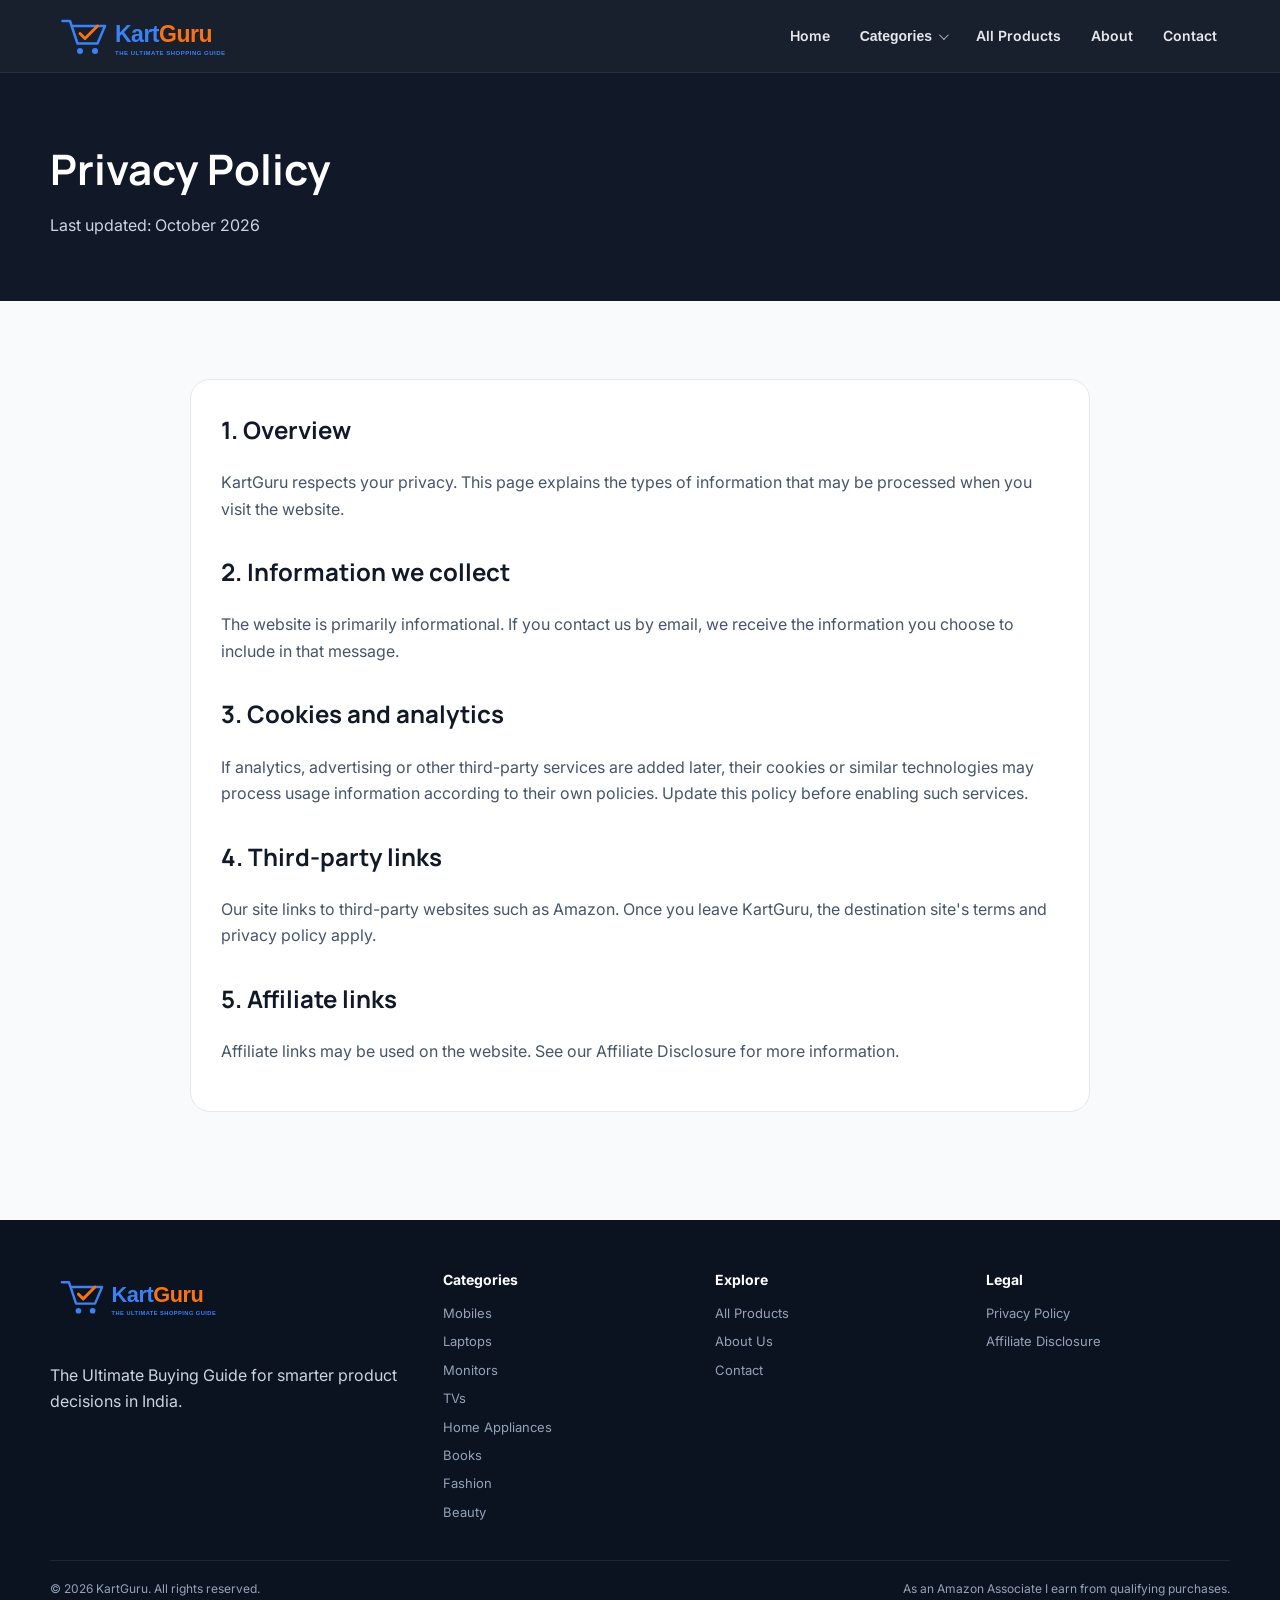
<file: privacy-policy.html>
<!doctype html><html lang="en-IN"><head><meta charset="utf-8"><meta name="viewport" content="width=device-width,initial-scale=1">
<title>Privacy Policy | KartGuru</title><meta name="description" content="Privacy policy for KartGuru, including cookies, analytics and third-party links."><meta name="robots" content="index,follow">
<link rel="canonical" href="privacy-policy.html"><link rel="icon" href="favicon.svg" type="image/svg+xml"><link rel="stylesheet" href="styles.css"></head><body><header class="site-header"><nav class="navbar container" aria-label="Main navigation">
<a class="brand" href="index.html"><img src="logo.svg" alt="KartGuru"></a>

<div class="nav-main">
  <a href="index.html">Home</a>

  <div class="nav-drop nav-categories">
    <button type="button" class="categories-trigger" aria-haspopup="true" aria-expanded="false" aria-controls="categories-panel">
      <span>Categories</span><span class="nav-chevron" aria-hidden="true"></span>
    </button>

    <div id="categories-panel" class="dropdown categories-mega" hidden>
      <div class="mega-intro">
        <span class="mega-kicker">Explore KartGuru</span>
        <strong>Shop by category</strong>
        <span>Find the right products faster.</span>
      </div>
      <div class="mega-grid">
        <div class="mega-column"><a class="mega-title" href="mobiles.html">📱 Mobiles</a><a href="products.html?category=Mobiles&subcategory=Smartphones">Smartphones</a><a href="products.html?category=Mobiles&subcategory=Budget%20Smartphones">Budget Smartphones</a><a href="products.html?category=Mobiles&subcategory=Premium%20Smartphones">Premium Smartphones</a><a href="products.html?category=Mobiles&subcategory=Mobile%20Accessories">Mobile Accessories</a></div>
        <div class="mega-column"><a class="mega-title" href="laptops.html">💻 Laptops</a><a href="products.html?category=Laptops&subcategory=Gaming%20Laptops">Gaming Laptops</a><a href="products.html?category=Laptops&subcategory=Business%20Laptops">Business Laptops</a><a href="products.html?category=Laptops&subcategory=Student%20Laptops">Student Laptops</a><a href="products.html?category=Laptops&subcategory=Ultrabooks">Ultrabooks</a></div>
        <div class="mega-column"><a class="mega-title" href="monitors.html">🖥️ Monitors</a><a href="products.html?category=Monitors&subcategory=Gaming%20Monitors">Gaming Monitors</a><a href="products.html?category=Monitors&subcategory=4K%20Monitors">4K Monitors</a><a href="products.html?category=Monitors&subcategory=Office%20Monitors">Office Monitors</a><a href="products.html?category=Monitors&subcategory=Ultrawide%20Monitors">Ultrawide Monitors</a></div>
        <div class="mega-column"><a class="mega-title" href="tvs.html">📺 TVs</a><a href="products.html?category=TVs&subcategory=LED%20TVs">LED TVs</a><a href="products.html?category=TVs&subcategory=QLED%20TVs">QLED TVs</a><a href="products.html?category=TVs&subcategory=OLED%20TVs">OLED TVs</a><a href="products.html?category=TVs&subcategory=4K%20TVs">4K TVs</a></div>
        <div class="mega-column"><a class="mega-title" href="home-appliances.html">🏠 Home Appliances</a><a href="products.html?category=Home%20Appliances&subcategory=Air%20Conditioners">Air Conditioners</a><a href="products.html?category=Home%20Appliances&subcategory=Refrigerators">Refrigerators</a><a href="products.html?category=Home%20Appliances&subcategory=Washing%20Machines">Washing Machines</a><a href="products.html?category=Home%20Appliances&subcategory=Air%20Purifiers">Air Purifiers</a><a href="products.html?category=Home%20Appliances&subcategory=Microwaves">Microwaves</a></div>
        <div class="mega-column"><a class="mega-title" href="books.html">📚 Books</a><a href="products.html?category=Books&subcategory=Fiction">Fiction</a><a href="products.html?category=Books&subcategory=Non-Fiction">Non-Fiction</a><a href="products.html?category=Books&subcategory=Education%20%26%20Learning">Education &amp; Learning</a><a href="products.html?category=Books&subcategory=Competitive%20Exams">Competitive Exams</a><a href="products.html?category=Books&subcategory=Children%27s%20Books">Children's Books</a></div>
        <div class="mega-column"><a class="mega-title" href="fashion.html">👕 Fashion</a><a href="products.html?category=Fashion&subcategory=Men%27s%20Fashion">Men's Fashion</a><a href="products.html?category=Fashion&subcategory=Women%27s%20Fashion">Women's Fashion</a><a href="products.html?category=Fashion&subcategory=Kids%27%20Fashion">Kids' Fashion</a><a href="products.html?category=Fashion&subcategory=Footwear">Footwear</a><a href="products.html?category=Fashion&subcategory=Watches%20%26%20Accessories">Watches &amp; Accessories</a></div>
        <div class="mega-column"><a class="mega-title" href="beauty.html">✨ Beauty</a><a href="products.html?category=Beauty&subcategory=Skincare">Skincare</a><a href="products.html?category=Beauty&subcategory=Hair%20Care">Hair Care</a><a href="products.html?category=Beauty&subcategory=Makeup">Makeup</a><a href="products.html?category=Beauty&subcategory=Fragrance">Fragrance</a><a href="products.html?category=Beauty&subcategory=Beauty%20Tools">Beauty Tools</a></div>
      </div>
    </div>
  </div>

  <a href="products.html">All Products</a>
  <a href="about.html">About</a>
  <a href="contact.html">Contact</a>
</div>

<button class="menu-btn" type="button" aria-label="Open menu" aria-expanded="false">☰</button>
</nav></header><section class="page-hero"><div class="container"><h1>Privacy Policy</h1><p>Last updated: October 2026</p></div></section><section class="section"><div class="container"><div class="content-card"><h2>1. Overview</h2><p>KartGuru respects your privacy. This page explains the types of information that may be processed when you visit the website.</p><h2>2. Information we collect</h2><p>The website is primarily informational. If you contact us by email, we receive the information you choose to include in that message.</p><h2>3. Cookies and analytics</h2><p>If analytics, advertising or other third-party services are added later, their cookies or similar technologies may process usage information according to their own policies. Update this policy before enabling such services.</p><h2>4. Third-party links</h2><p>Our site links to third-party websites such as Amazon. Once you leave KartGuru, the destination site's terms and privacy policy apply.</p><h2>5. Affiliate links</h2><p>Affiliate links may be used on the website. See our Affiliate Disclosure for more information.</p></div></div></section><footer class="site-footer"><div class="container footer-grid">
<div class="footer-brand"><img src="logo.svg" alt="KartGuru"><p>The Ultimate Buying Guide for smarter product decisions in India.</p></div>
<div><h3>Categories</h3><a href="mobiles.html">Mobiles</a><a href="laptops.html">Laptops</a><a href="monitors.html">Monitors</a><a href="tvs.html">TVs</a><a href="home-appliances.html">Home Appliances</a><a href="books.html">Books</a><a href="fashion.html">Fashion</a><a href="beauty.html">Beauty</a></div>
<div><h3>Explore</h3><a href="products.html">All Products</a><a href="about.html">About Us</a><a href="contact.html">Contact</a></div>
<div><h3>Legal</h3><a href="privacy-policy.html">Privacy Policy</a><a href="affiliate-disclosure.html">Affiliate Disclosure</a></div>
</div><div class="container footer-bottom"><span>© <span data-year></span> KartGuru. All rights reserved.</span><span>As an Amazon Associate I earn from qualifying purchases.</span></div></footer><script src="script.js"></script></body></html>
</file>
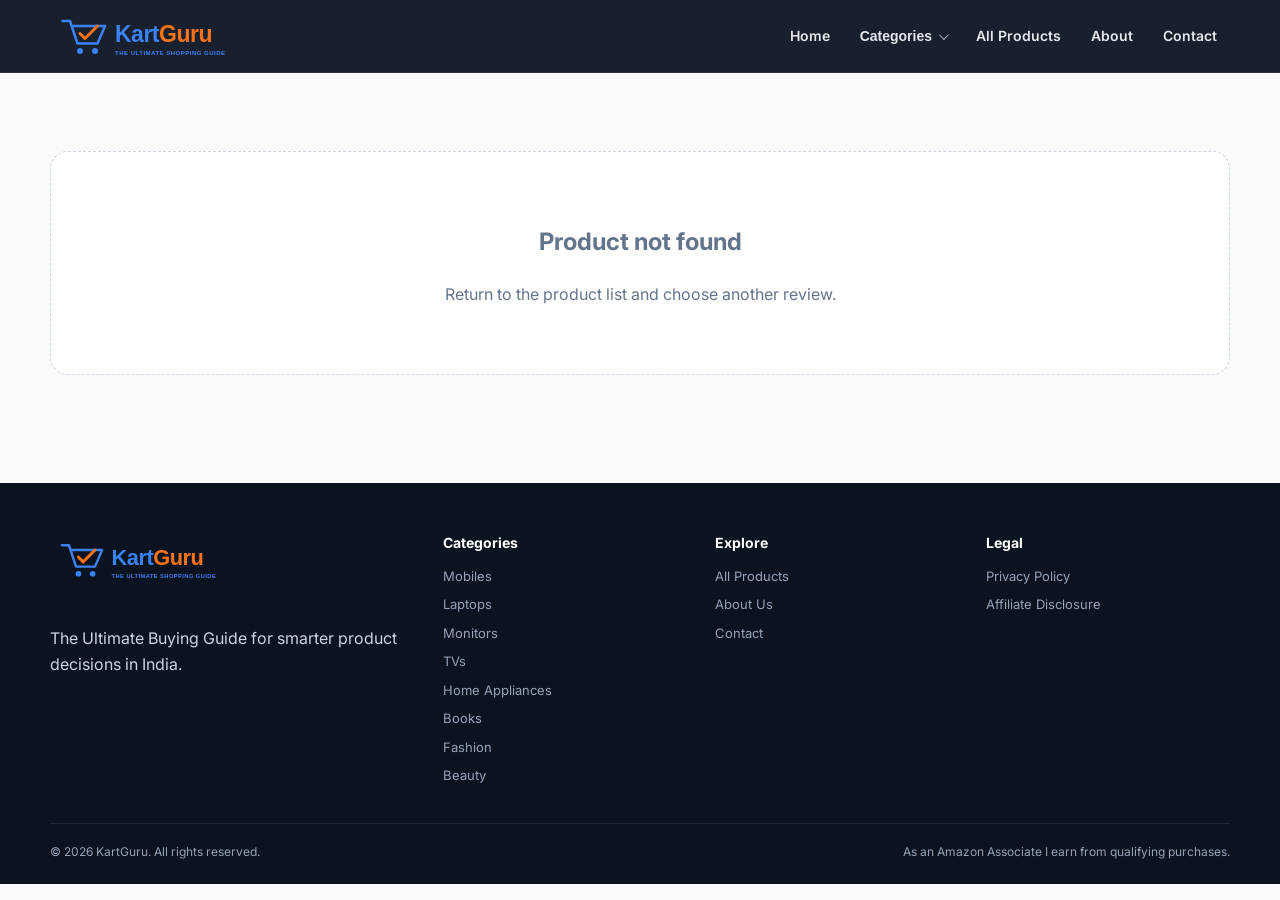
<file: product.html>
<!doctype html><html lang="en-IN"><head><meta charset="utf-8"><meta name="viewport" content="width=device-width,initial-scale=1">
<title>Product Review | KartGuru</title><meta name="description" content="Detailed product review, specifications, pros, cons and buying guidance."><meta name="robots" content="index,follow">
<link rel="canonical" href="product.html"><link rel="icon" href="favicon.svg" type="image/svg+xml"><link rel="stylesheet" href="styles.css"></head><body data-page="product"><header class="site-header"><nav class="navbar container" aria-label="Main navigation">
<a class="brand" href="index.html"><img src="logo.svg" alt="KartGuru"></a>

<div class="nav-main">
  <a href="index.html">Home</a>

  <div class="nav-drop nav-categories">
    <button type="button" class="categories-trigger" aria-haspopup="true" aria-expanded="false" aria-controls="categories-panel">
      <span>Categories</span><span class="nav-chevron" aria-hidden="true"></span>
    </button>

    <div id="categories-panel" class="dropdown categories-mega" hidden>
      <div class="mega-intro">
        <span class="mega-kicker">Explore KartGuru</span>
        <strong>Shop by category</strong>
        <span>Find the right products faster.</span>
      </div>
      <div class="mega-grid">
        <div class="mega-column"><a class="mega-title" href="mobiles.html">📱 Mobiles</a><a href="products.html?category=Mobiles&subcategory=Smartphones">Smartphones</a><a href="products.html?category=Mobiles&subcategory=Budget%20Smartphones">Budget Smartphones</a><a href="products.html?category=Mobiles&subcategory=Premium%20Smartphones">Premium Smartphones</a><a href="products.html?category=Mobiles&subcategory=Mobile%20Accessories">Mobile Accessories</a></div>
        <div class="mega-column"><a class="mega-title" href="laptops.html">💻 Laptops</a><a href="products.html?category=Laptops&subcategory=Gaming%20Laptops">Gaming Laptops</a><a href="products.html?category=Laptops&subcategory=Business%20Laptops">Business Laptops</a><a href="products.html?category=Laptops&subcategory=Student%20Laptops">Student Laptops</a><a href="products.html?category=Laptops&subcategory=Ultrabooks">Ultrabooks</a></div>
        <div class="mega-column"><a class="mega-title" href="monitors.html">🖥️ Monitors</a><a href="products.html?category=Monitors&subcategory=Gaming%20Monitors">Gaming Monitors</a><a href="products.html?category=Monitors&subcategory=4K%20Monitors">4K Monitors</a><a href="products.html?category=Monitors&subcategory=Office%20Monitors">Office Monitors</a><a href="products.html?category=Monitors&subcategory=Ultrawide%20Monitors">Ultrawide Monitors</a></div>
        <div class="mega-column"><a class="mega-title" href="tvs.html">📺 TVs</a><a href="products.html?category=TVs&subcategory=LED%20TVs">LED TVs</a><a href="products.html?category=TVs&subcategory=QLED%20TVs">QLED TVs</a><a href="products.html?category=TVs&subcategory=OLED%20TVs">OLED TVs</a><a href="products.html?category=TVs&subcategory=4K%20TVs">4K TVs</a></div>
        <div class="mega-column"><a class="mega-title" href="home-appliances.html">🏠 Home Appliances</a><a href="products.html?category=Home%20Appliances&subcategory=Air%20Conditioners">Air Conditioners</a><a href="products.html?category=Home%20Appliances&subcategory=Refrigerators">Refrigerators</a><a href="products.html?category=Home%20Appliances&subcategory=Washing%20Machines">Washing Machines</a><a href="products.html?category=Home%20Appliances&subcategory=Air%20Purifiers">Air Purifiers</a><a href="products.html?category=Home%20Appliances&subcategory=Microwaves">Microwaves</a></div>
        <div class="mega-column"><a class="mega-title" href="books.html">📚 Books</a><a href="products.html?category=Books&subcategory=Fiction">Fiction</a><a href="products.html?category=Books&subcategory=Non-Fiction">Non-Fiction</a><a href="products.html?category=Books&subcategory=Education%20%26%20Learning">Education &amp; Learning</a><a href="products.html?category=Books&subcategory=Competitive%20Exams">Competitive Exams</a><a href="products.html?category=Books&subcategory=Children%27s%20Books">Children's Books</a></div>
        <div class="mega-column"><a class="mega-title" href="fashion.html">👕 Fashion</a><a href="products.html?category=Fashion&subcategory=Men%27s%20Fashion">Men's Fashion</a><a href="products.html?category=Fashion&subcategory=Women%27s%20Fashion">Women's Fashion</a><a href="products.html?category=Fashion&subcategory=Kids%27%20Fashion">Kids' Fashion</a><a href="products.html?category=Fashion&subcategory=Footwear">Footwear</a><a href="products.html?category=Fashion&subcategory=Watches%20%26%20Accessories">Watches &amp; Accessories</a></div>
        <div class="mega-column"><a class="mega-title" href="beauty.html">✨ Beauty</a><a href="products.html?category=Beauty&subcategory=Skincare">Skincare</a><a href="products.html?category=Beauty&subcategory=Hair%20Care">Hair Care</a><a href="products.html?category=Beauty&subcategory=Makeup">Makeup</a><a href="products.html?category=Beauty&subcategory=Fragrance">Fragrance</a><a href="products.html?category=Beauty&subcategory=Beauty%20Tools">Beauty Tools</a></div>
      </div>
    </div>
  </div>

  <a href="products.html">All Products</a>
  <a href="about.html">About</a>
  <a href="contact.html">Contact</a>
</div>

<button class="menu-btn" type="button" aria-label="Open menu" aria-expanded="false">☰</button>
</nav></header><section class="section"><div class="container" id="product-detail"><div class="empty">Loading review…</div></div></section><footer class="site-footer"><div class="container footer-grid">
<div class="footer-brand"><img src="logo.svg" alt="KartGuru"><p>The Ultimate Buying Guide for smarter product decisions in India.</p></div>
<div><h3>Categories</h3><a href="mobiles.html">Mobiles</a><a href="laptops.html">Laptops</a><a href="monitors.html">Monitors</a><a href="tvs.html">TVs</a><a href="home-appliances.html">Home Appliances</a><a href="books.html">Books</a><a href="fashion.html">Fashion</a><a href="beauty.html">Beauty</a></div>
<div><h3>Explore</h3><a href="products.html">All Products</a><a href="about.html">About Us</a><a href="contact.html">Contact</a></div>
<div><h3>Legal</h3><a href="privacy-policy.html">Privacy Policy</a><a href="affiliate-disclosure.html">Affiliate Disclosure</a></div>
</div><div class="container footer-bottom"><span>© <span data-year></span> KartGuru. All rights reserved.</span><span>As an Amazon Associate I earn from qualifying purchases.</span></div></footer><script src="script.js"></script></body></html>
</file>
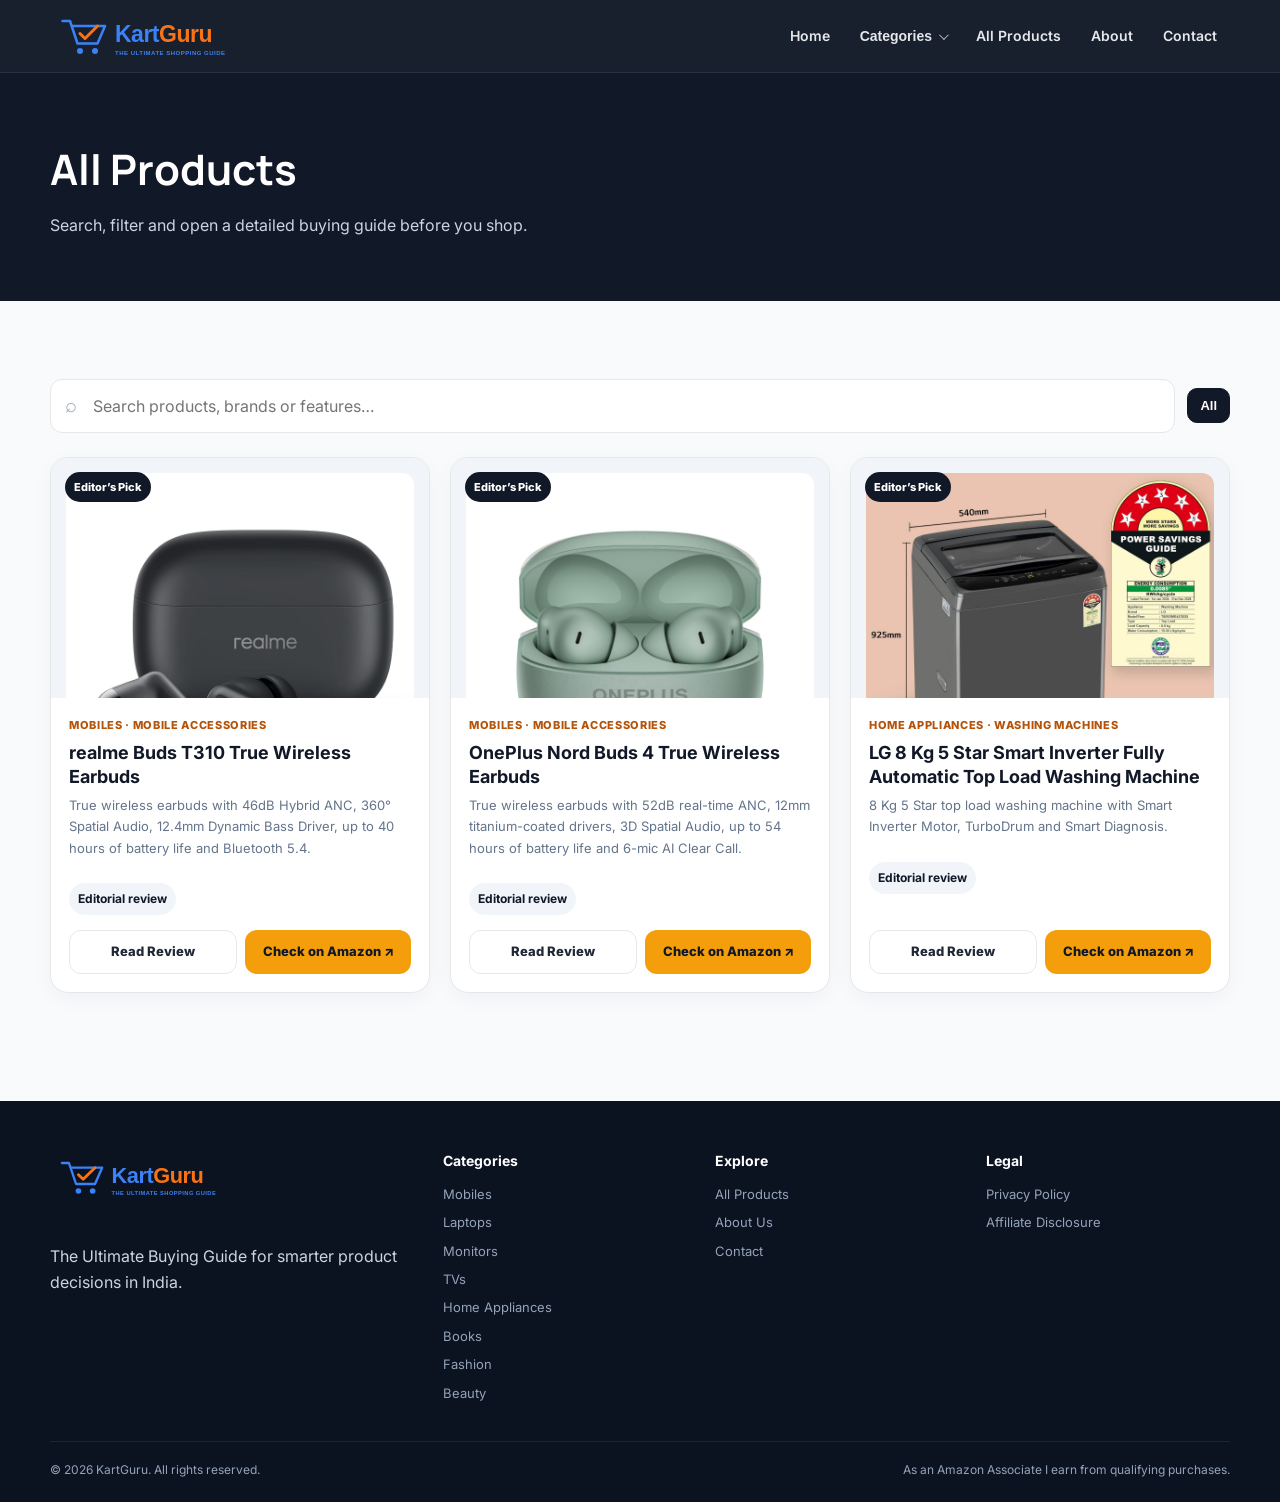
<file: products.html>
<!doctype html><html lang="en-IN"><head><meta charset="utf-8"><meta name="viewport" content="width=device-width,initial-scale=1">
<title>All Products | KartGuru</title><meta name="description" content="Browse KartGuru product recommendations, reviews and buying guides across every category."><meta name="robots" content="index,follow">
<link rel="canonical" href="products.html"><link rel="icon" href="favicon.svg" type="image/svg+xml"><link rel="stylesheet" href="styles.css"></head><body data-page="products"><header class="site-header"><nav class="navbar container" aria-label="Main navigation">
<a class="brand" href="index.html"><img src="logo.svg" alt="KartGuru"></a>

<div class="nav-main">
  <a href="index.html">Home</a>

  <div class="nav-drop nav-categories">
    <button type="button" class="categories-trigger" aria-haspopup="true" aria-expanded="false" aria-controls="categories-panel">
      <span>Categories</span><span class="nav-chevron" aria-hidden="true"></span>
    </button>

    <div id="categories-panel" class="dropdown categories-mega" hidden>
      <div class="mega-intro">
        <span class="mega-kicker">Explore KartGuru</span>
        <strong>Shop by category</strong>
        <span>Find the right products faster.</span>
      </div>
      <div class="mega-grid">
        <div class="mega-column"><a class="mega-title" href="mobiles.html">📱 Mobiles</a><a href="products.html?category=Mobiles&subcategory=Smartphones">Smartphones</a><a href="products.html?category=Mobiles&subcategory=Budget%20Smartphones">Budget Smartphones</a><a href="products.html?category=Mobiles&subcategory=Premium%20Smartphones">Premium Smartphones</a><a href="products.html?category=Mobiles&subcategory=Mobile%20Accessories">Mobile Accessories</a></div>
        <div class="mega-column"><a class="mega-title" href="laptops.html">💻 Laptops</a><a href="products.html?category=Laptops&subcategory=Gaming%20Laptops">Gaming Laptops</a><a href="products.html?category=Laptops&subcategory=Business%20Laptops">Business Laptops</a><a href="products.html?category=Laptops&subcategory=Student%20Laptops">Student Laptops</a><a href="products.html?category=Laptops&subcategory=Ultrabooks">Ultrabooks</a></div>
        <div class="mega-column"><a class="mega-title" href="monitors.html">🖥️ Monitors</a><a href="products.html?category=Monitors&subcategory=Gaming%20Monitors">Gaming Monitors</a><a href="products.html?category=Monitors&subcategory=4K%20Monitors">4K Monitors</a><a href="products.html?category=Monitors&subcategory=Office%20Monitors">Office Monitors</a><a href="products.html?category=Monitors&subcategory=Ultrawide%20Monitors">Ultrawide Monitors</a></div>
        <div class="mega-column"><a class="mega-title" href="tvs.html">📺 TVs</a><a href="products.html?category=TVs&subcategory=LED%20TVs">LED TVs</a><a href="products.html?category=TVs&subcategory=QLED%20TVs">QLED TVs</a><a href="products.html?category=TVs&subcategory=OLED%20TVs">OLED TVs</a><a href="products.html?category=TVs&subcategory=4K%20TVs">4K TVs</a></div>
        <div class="mega-column"><a class="mega-title" href="home-appliances.html">🏠 Home Appliances</a><a href="products.html?category=Home%20Appliances&subcategory=Air%20Conditioners">Air Conditioners</a><a href="products.html?category=Home%20Appliances&subcategory=Refrigerators">Refrigerators</a><a href="products.html?category=Home%20Appliances&subcategory=Washing%20Machines">Washing Machines</a><a href="products.html?category=Home%20Appliances&subcategory=Air%20Purifiers">Air Purifiers</a><a href="products.html?category=Home%20Appliances&subcategory=Microwaves">Microwaves</a></div>
        <div class="mega-column"><a class="mega-title" href="books.html">📚 Books</a><a href="products.html?category=Books&subcategory=Fiction">Fiction</a><a href="products.html?category=Books&subcategory=Non-Fiction">Non-Fiction</a><a href="products.html?category=Books&subcategory=Education%20%26%20Learning">Education &amp; Learning</a><a href="products.html?category=Books&subcategory=Competitive%20Exams">Competitive Exams</a><a href="products.html?category=Books&subcategory=Children%27s%20Books">Children's Books</a></div>
        <div class="mega-column"><a class="mega-title" href="fashion.html">👕 Fashion</a><a href="products.html?category=Fashion&subcategory=Men%27s%20Fashion">Men's Fashion</a><a href="products.html?category=Fashion&subcategory=Women%27s%20Fashion">Women's Fashion</a><a href="products.html?category=Fashion&subcategory=Kids%27%20Fashion">Kids' Fashion</a><a href="products.html?category=Fashion&subcategory=Footwear">Footwear</a><a href="products.html?category=Fashion&subcategory=Watches%20%26%20Accessories">Watches &amp; Accessories</a></div>
        <div class="mega-column"><a class="mega-title" href="beauty.html">✨ Beauty</a><a href="products.html?category=Beauty&subcategory=Skincare">Skincare</a><a href="products.html?category=Beauty&subcategory=Hair%20Care">Hair Care</a><a href="products.html?category=Beauty&subcategory=Makeup">Makeup</a><a href="products.html?category=Beauty&subcategory=Fragrance">Fragrance</a><a href="products.html?category=Beauty&subcategory=Beauty%20Tools">Beauty Tools</a></div>
      </div>
    </div>
  </div>

  <a href="products.html">All Products</a>
  <a href="about.html">About</a>
  <a href="contact.html">Contact</a>
</div>

<button class="menu-btn" type="button" aria-label="Open menu" aria-expanded="false">☰</button>
</nav></header><section class="page-hero"><div class="container"><h1 id="listing-title">All Products</h1><p>Search, filter and open a detailed buying guide before you shop.</p></div></section><section class="section"><div class="container"><div class="toolbar"><div class="search"><span>⌕</span><input id="product-search" type="search" placeholder="Search products, brands or features…" aria-label="Search products"></div><div id="subfilters" class="filters"></div></div><div id="products-grid" class="product-grid"></div></div></section><footer class="site-footer"><div class="container footer-grid">
<div class="footer-brand"><img src="logo.svg" alt="KartGuru"><p>The Ultimate Buying Guide for smarter product decisions in India.</p></div>
<div><h3>Categories</h3><a href="mobiles.html">Mobiles</a><a href="laptops.html">Laptops</a><a href="monitors.html">Monitors</a><a href="tvs.html">TVs</a><a href="home-appliances.html">Home Appliances</a><a href="books.html">Books</a><a href="fashion.html">Fashion</a><a href="beauty.html">Beauty</a></div>
<div><h3>Explore</h3><a href="products.html">All Products</a><a href="about.html">About Us</a><a href="contact.html">Contact</a></div>
<div><h3>Legal</h3><a href="privacy-policy.html">Privacy Policy</a><a href="affiliate-disclosure.html">Affiliate Disclosure</a></div>
</div><div class="container footer-bottom"><span>© <span data-year></span> KartGuru. All rights reserved.</span><span>As an Amazon Associate I earn from qualifying purchases.</span></div></footer><script src="script.js"></script></body></html>
</file>
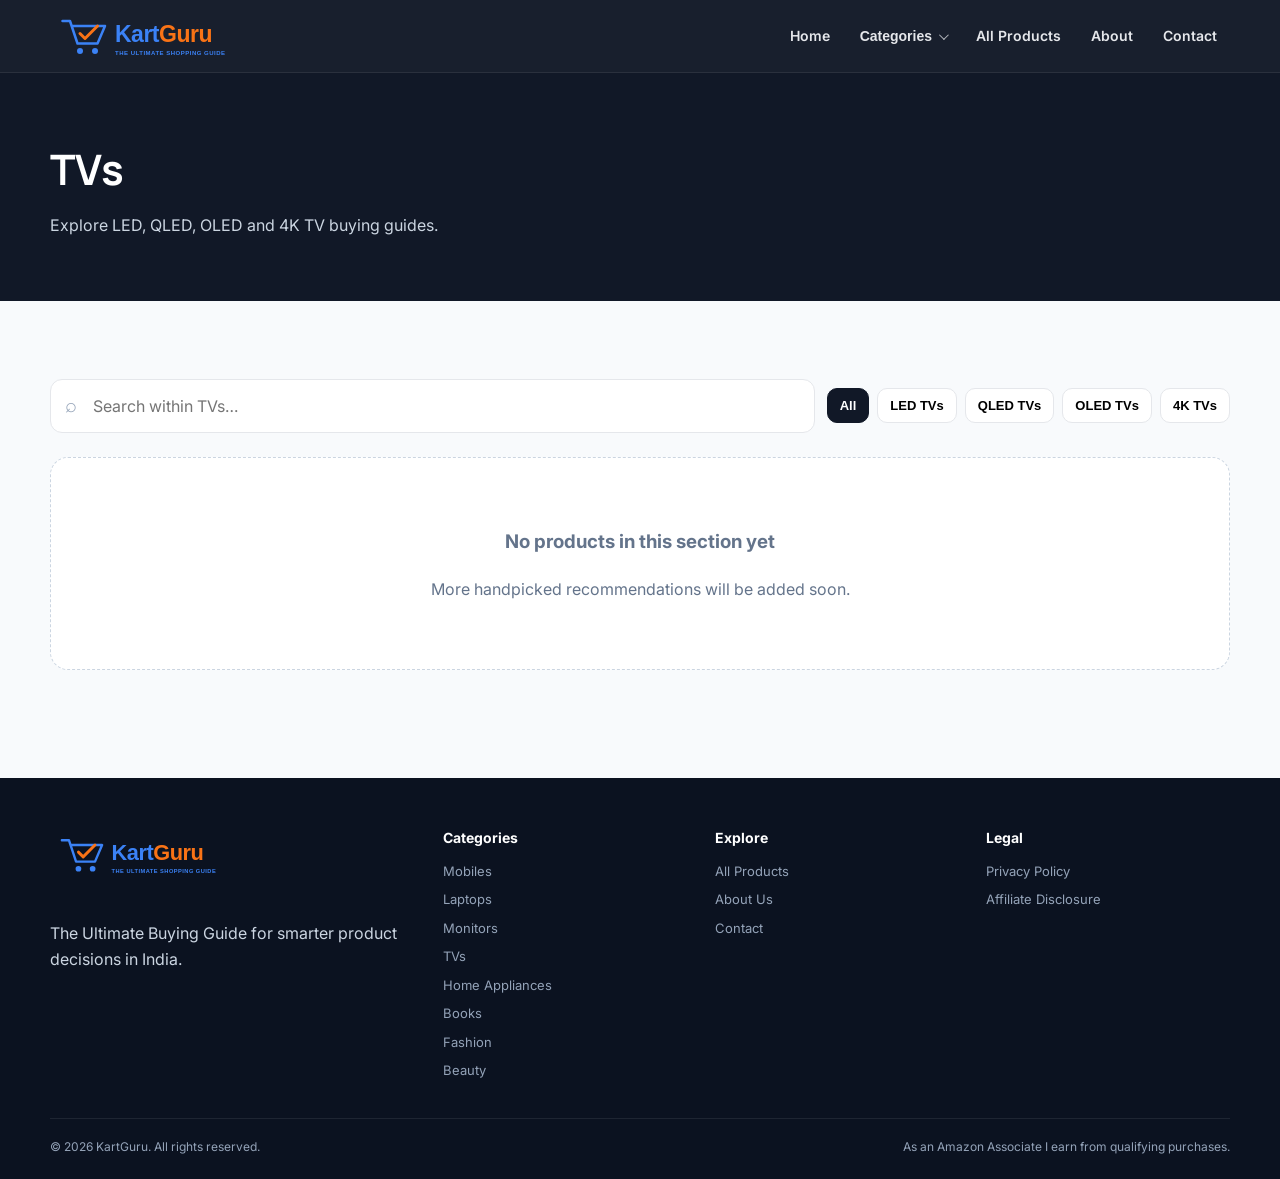
<file: tvs.html>
<!doctype html><html lang="en-IN"><head><meta charset="utf-8"><meta name="viewport" content="width=device-width,initial-scale=1">
<title>TVs — Reviews &amp; Buying Guides | KartGuru</title><meta name="description" content="Explore LED, QLED, OLED and 4K TV buying guides."><meta name="robots" content="index,follow">
<link rel="canonical" href="tvs.html"><link rel="icon" href="favicon.svg" type="image/svg+xml"><link rel="stylesheet" href="styles.css"></head><body data-page="products" data-category="TVs"><header class="site-header"><nav class="navbar container" aria-label="Main navigation">
<a class="brand" href="index.html"><img src="logo.svg" alt="KartGuru"></a>

<div class="nav-main">
  <a href="index.html">Home</a>

  <div class="nav-drop nav-categories">
    <button type="button" class="categories-trigger" aria-haspopup="true" aria-expanded="false" aria-controls="categories-panel">
      <span>Categories</span><span class="nav-chevron" aria-hidden="true"></span>
    </button>

    <div id="categories-panel" class="dropdown categories-mega" hidden>
      <div class="mega-intro">
        <span class="mega-kicker">Explore KartGuru</span>
        <strong>Shop by category</strong>
        <span>Find the right products faster.</span>
      </div>
      <div class="mega-grid">
        <div class="mega-column"><a class="mega-title" href="mobiles.html">📱 Mobiles</a><a href="products.html?category=Mobiles&subcategory=Smartphones">Smartphones</a><a href="products.html?category=Mobiles&subcategory=Budget%20Smartphones">Budget Smartphones</a><a href="products.html?category=Mobiles&subcategory=Premium%20Smartphones">Premium Smartphones</a><a href="products.html?category=Mobiles&subcategory=Mobile%20Accessories">Mobile Accessories</a></div>
        <div class="mega-column"><a class="mega-title" href="laptops.html">💻 Laptops</a><a href="products.html?category=Laptops&subcategory=Gaming%20Laptops">Gaming Laptops</a><a href="products.html?category=Laptops&subcategory=Business%20Laptops">Business Laptops</a><a href="products.html?category=Laptops&subcategory=Student%20Laptops">Student Laptops</a><a href="products.html?category=Laptops&subcategory=Ultrabooks">Ultrabooks</a></div>
        <div class="mega-column"><a class="mega-title" href="monitors.html">🖥️ Monitors</a><a href="products.html?category=Monitors&subcategory=Gaming%20Monitors">Gaming Monitors</a><a href="products.html?category=Monitors&subcategory=4K%20Monitors">4K Monitors</a><a href="products.html?category=Monitors&subcategory=Office%20Monitors">Office Monitors</a><a href="products.html?category=Monitors&subcategory=Ultrawide%20Monitors">Ultrawide Monitors</a></div>
        <div class="mega-column"><a class="mega-title" href="tvs.html">📺 TVs</a><a href="products.html?category=TVs&subcategory=LED%20TVs">LED TVs</a><a href="products.html?category=TVs&subcategory=QLED%20TVs">QLED TVs</a><a href="products.html?category=TVs&subcategory=OLED%20TVs">OLED TVs</a><a href="products.html?category=TVs&subcategory=4K%20TVs">4K TVs</a></div>
        <div class="mega-column"><a class="mega-title" href="home-appliances.html">🏠 Home Appliances</a><a href="products.html?category=Home%20Appliances&subcategory=Air%20Conditioners">Air Conditioners</a><a href="products.html?category=Home%20Appliances&subcategory=Refrigerators">Refrigerators</a><a href="products.html?category=Home%20Appliances&subcategory=Washing%20Machines">Washing Machines</a><a href="products.html?category=Home%20Appliances&subcategory=Air%20Purifiers">Air Purifiers</a><a href="products.html?category=Home%20Appliances&subcategory=Microwaves">Microwaves</a></div>
        <div class="mega-column"><a class="mega-title" href="books.html">📚 Books</a><a href="products.html?category=Books&subcategory=Fiction">Fiction</a><a href="products.html?category=Books&subcategory=Non-Fiction">Non-Fiction</a><a href="products.html?category=Books&subcategory=Education%20%26%20Learning">Education &amp; Learning</a><a href="products.html?category=Books&subcategory=Competitive%20Exams">Competitive Exams</a><a href="products.html?category=Books&subcategory=Children%27s%20Books">Children's Books</a></div>
        <div class="mega-column"><a class="mega-title" href="fashion.html">👕 Fashion</a><a href="products.html?category=Fashion&subcategory=Men%27s%20Fashion">Men's Fashion</a><a href="products.html?category=Fashion&subcategory=Women%27s%20Fashion">Women's Fashion</a><a href="products.html?category=Fashion&subcategory=Kids%27%20Fashion">Kids' Fashion</a><a href="products.html?category=Fashion&subcategory=Footwear">Footwear</a><a href="products.html?category=Fashion&subcategory=Watches%20%26%20Accessories">Watches &amp; Accessories</a></div>
        <div class="mega-column"><a class="mega-title" href="beauty.html">✨ Beauty</a><a href="products.html?category=Beauty&subcategory=Skincare">Skincare</a><a href="products.html?category=Beauty&subcategory=Hair%20Care">Hair Care</a><a href="products.html?category=Beauty&subcategory=Makeup">Makeup</a><a href="products.html?category=Beauty&subcategory=Fragrance">Fragrance</a><a href="products.html?category=Beauty&subcategory=Beauty%20Tools">Beauty Tools</a></div>
      </div>
    </div>
  </div>

  <a href="products.html">All Products</a>
  <a href="about.html">About</a>
  <a href="contact.html">Contact</a>
</div>

<button class="menu-btn" type="button" aria-label="Open menu" aria-expanded="false">☰</button>
</nav></header><section class="page-hero"><div class="container"><h1 id="listing-title">TVs</h1><p>Explore LED, QLED, OLED and 4K TV buying guides.</p></div></section><section class="section"><div class="container"><div class="toolbar"><div class="search"><span>⌕</span><input id="product-search" type="search" placeholder="Search within TVs…" aria-label="Search"></div><div id="subfilters" class="filters"></div></div><div id="products-grid" class="product-grid"></div></div></section><footer class="site-footer"><div class="container footer-grid">
<div class="footer-brand"><img src="logo.svg" alt="KartGuru"><p>The Ultimate Buying Guide for smarter product decisions in India.</p></div>
<div><h3>Categories</h3><a href="mobiles.html">Mobiles</a><a href="laptops.html">Laptops</a><a href="monitors.html">Monitors</a><a href="tvs.html">TVs</a><a href="home-appliances.html">Home Appliances</a><a href="books.html">Books</a><a href="fashion.html">Fashion</a><a href="beauty.html">Beauty</a></div>
<div><h3>Explore</h3><a href="products.html">All Products</a><a href="about.html">About Us</a><a href="contact.html">Contact</a></div>
<div><h3>Legal</h3><a href="privacy-policy.html">Privacy Policy</a><a href="affiliate-disclosure.html">Affiliate Disclosure</a></div>
</div><div class="container footer-bottom"><span>© <span data-year></span> KartGuru. All rights reserved.</span><span>As an Amazon Associate I earn from qualifying purchases.</span></div></footer><script src="script.js"></script></body></html>
</file>
<file: styles.css>
@import url('https://fonts.googleapis.com/css2?family=Inter:wght@400;500;600;700;800&family=Manrope:wght@600;700;800&display=swap');

:root {
  --ink: #111827;
  --ink2: #1f2937;
  --muted: #64748b;
  --line: #e5e7eb;
  --bg: #f8fafc;
  --card: #fff;
  --accent: #f59e0b;
  --soft: #fff7ed;
  --shadow: 0 12px 35px rgba(15, 23, 42, .08);
}

* {
  box-sizing: border-box;
}

html {
  scroll-behavior: smooth;
}

body {
  margin: 0;
  font-family: Inter, system-ui, sans-serif;
  color: var(--ink);
  background: var(--bg);
  line-height: 1.65;
}

a {
  text-decoration: none;
  color: inherit;
}

.container {
  width: min(1180px, calc(100% - 32px));
  margin: auto;
}

/* =========================================================
   HEADER / NAVIGATION
   ========================================================= */

.site-header {
  position: sticky;
  top: 0;
  z-index: 100;
  background: rgba(17, 24, 39, .97);
  backdrop-filter: blur(12px);
  border-bottom: 1px solid rgba(255, 255, 255, .08);
}

.navbar {
  min-height: 72px;
  display: flex;
  align-items: center;
  gap: 22px;
}

.brand img {
  width: 190px;
  display: block;
}

.nav-main {
  display: flex;
  align-items: center;
  gap: 6px;
  margin-left: auto;
}

.nav-main > a,
.nav-drop > button {
  color: #e5e7eb;
  font-size: 14px;
  font-weight: 600;
  padding: 10px 12px;
  border-radius: 10px;
  background: none;
  border: 0;
  cursor: pointer;
}

.nav-main > a:hover,
.nav-drop > button:hover {
  background: rgba(255, 255, 255, .08);
  color: #fff;
}

.nav-drop {
  position: relative;
}

.dropdown {
  display: none;
  position: absolute;
  top: 46px;
  left: 0;
  width: 235px;
  padding: 10px;
  background: #fff;
  border: 1px solid var(--line);
  border-radius: 14px;
  box-shadow: var(--shadow);
}

.nav-drop:hover .dropdown,
.nav-drop:focus-within .dropdown {
  display: block;
}

.dropdown a {
  display: block;
  padding: 10px 12px;
  border-radius: 9px;
  font-size: 14px;
  color: var(--ink2);
}

.dropdown a:hover {
  background: var(--soft);
  color: #b45309;
}

.menu-btn {
  display: none;
  margin-left: auto;
  border: 1px solid rgba(255, 255, 255, .15);
  background: transparent;
  color: #fff;
  border-radius: 10px;
  padding: 9px 11px;
  font-size: 20px;
}

/* =========================================================
   HERO
   ========================================================= */

.hero {
  background:
    radial-gradient(circle at 80% 15%, rgba(245, 158, 11, .2), transparent 30%),
    linear-gradient(135deg, #111827, #1e293b);
  color: #fff;
  padding: 92px 0 86px;
}

.hero-grid {
  display: grid;
  grid-template-columns: 1.15fr .85fr;
  gap: 60px;
  align-items: center;
}

.eyebrow {
  display: inline-flex;
  background: rgba(245, 158, 11, .12);
  color: #fbbf24;
  border: 1px solid rgba(245, 158, 11, .25);
  padding: 7px 11px;
  border-radius: 999px;
  font-size: 12px;
  font-weight: 800;
  text-transform: uppercase;
}

.hero h1 {
  font-family: Manrope, sans-serif;
  font-size: clamp(38px, 5vw, 66px);
  line-height: 1.03;
  margin: 20px 0 18px;
  letter-spacing: -.04em;
}

.hero h1 span {
  color: #fbbf24;
}

.hero p {
  color: #cbd5e1;
  font-size: 18px;
  max-width: 650px;
}

.hero-actions {
  display: flex;
  gap: 12px;
  flex-wrap: wrap;
  margin-top: 28px;
}

.btn {
  display: inline-flex;
  align-items: center;
  justify-content: center;
  gap: 8px;
  border: 0;
  border-radius: 12px;
  padding: 12px 18px;
  font-weight: 800;
  cursor: pointer;
}

.btn-primary {
  background: var(--accent);
  color: #111827;
}

.btn-primary:hover {
  background: #fbbf24;
}

.btn-ghost {
  color: #fff;
  border: 1px solid rgba(255, 255, 255, .18);
  background: rgba(255, 255, 255, .05);
}

.hero-panel {
  background: rgba(255, 255, 255, .07);
  border: 1px solid rgba(255, 255, 255, .12);
  border-radius: 24px;
  padding: 22px;
  box-shadow: 0 25px 70px rgba(0, 0, 0, .22);
}

.hero-panel h3 {
  margin: 0 0 14px;
}

.mini-list {
  display: grid;
  gap: 10px;
}

.mini-list div {
  display: flex;
  gap: 10px;
  background: rgba(255, 255, 255, .06);
  padding: 11px 12px;
  border-radius: 12px;
  color: #e2e8f0;
  font-size: 14px;
}

.tick {
  color: #fbbf24;
  font-weight: 900;
}

/* =========================================================
   SECTIONS
   ========================================================= */

.section {
  padding: 78px 0;
}

.section.alt {
  background: #fff;
}

.section-head {
  display: flex;
  align-items: end;
  justify-content: space-between;
  gap: 20px;
  margin-bottom: 28px;
}

.section-head h2 {
  font-family: Manrope, sans-serif;
  font-size: 32px;
  line-height: 1.15;
  margin: 0;
}

.section-head p {
  color: var(--muted);
  margin: 7px 0 0;
}

.text-link {
  color: #b45309;
  font-weight: 800;
  font-size: 14px;
}

/* =========================================================
   CATEGORY CARDS
   ========================================================= */

.category-grid {
  display: grid;
  grid-template-columns: repeat(5, 1fr);
  gap: 14px;
}

.category-card {
  background: #fff;
  border: 1px solid var(--line);
  border-radius: 18px;
  padding: 20px;
  transition: .2s;
  box-shadow: 0 6px 20px rgba(15, 23, 42, .04);
}

.category-card:hover {
  transform: translateY(-4px);
  box-shadow: var(--shadow);
  border-color: #fed7aa;
}

.category-icon {
  width: 48px;
  height: 48px;
  border-radius: 14px;
  background: var(--soft);
  display: grid;
  place-items: center;
  font-size: 24px;
  margin-bottom: 15px;
}

.category-card h3 {
  font-size: 17px;
  margin: 0 0 4px;
}

.category-card p {
  margin: 0;
  color: var(--muted);
  font-size: 13px;
}

/* =========================================================
   PRODUCT GRID
   ========================================================= */

.product-grid {
  display: grid;
  grid-template-columns: repeat(3, 1fr);
  gap: 20px;
}

.product-card {
  background: #fff;
  border: 1px solid var(--line);
  border-radius: 18px;
  overflow: hidden;
  display: flex;
  flex-direction: column;
  box-shadow: 0 6px 22px rgba(15, 23, 42, .04);
  transition: .2s;
  cursor: pointer;
}

.product-card:hover {
  transform: translateY(-4px);
  box-shadow: var(--shadow);
}

/* =========================================================
   PRODUCT IMAGE
   Fixes different image aspect ratios such as LG JPEG
   ========================================================= */

.product-image-wrap {
  height: 240px;
  min-height: 240px;
  flex: 0 0 240px;
  background: #f1f5f9;
  position: relative;
  display: grid;
  place-items: center;
  padding: 15px;
  overflow: hidden;
}

.product-image {
  display: block;
  width: 100%;
  height: 100%;
  max-width: 100%;
  max-height: 100%;
  object-fit: contain;
  border-radius: 12px;
}

.badge {
  position: absolute;
  left: 14px;
  top: 14px;
  background: #111827;
  color: #fff;
  font-size: 11px;
  font-weight: 800;
  padding: 6px 9px;
  border-radius: 999px;
  z-index: 2;
}

.product-body {
  padding: 18px;
  display: flex;
  flex-direction: column;
  flex: 1;
}

.crumb {
  font-size: 11px;
  color: #b45309;
  font-weight: 800;
  text-transform: uppercase;
  letter-spacing: .06em;
}

.product-card h3 {
  font-size: 18px;
  line-height: 1.3;
  margin: 7px 0;
}

.product-card p {
  color: var(--muted);
  font-size: 13px;
  margin: 0 0 14px;
}

.meta-row {
  display: flex;
  gap: 9px;
  align-items: center;
  flex-wrap: wrap;
  margin: 10px 0 15px;
}

.pill {
  padding: 6px 9px;
  border-radius: 999px;
  background: #f1f5f9;
  font-size: 12px;
  font-weight: 700;
}

.stars {
  color: #f59e0b;
  font-size: 13px;
}

.product-actions {
  display: flex;
  gap: 8px;
  margin-top: auto;
}

.product-actions .btn {
  flex: 1;
  font-size: 13px;
  padding: 10px 12px;
}

.btn-outline {
  border: 1px solid var(--line);
  background: #fff;
  color: var(--ink2);
}

/* =========================================================
   TRUST
   ========================================================= */

.trust-grid {
  display: grid;
  grid-template-columns: repeat(3, 1fr);
  gap: 18px;
}

.trust-card {
  padding: 24px;
  border: 1px solid var(--line);
  background: #fff;
  border-radius: 18px;
}

.trust-card .num {
  font-size: 28px;
}

.trust-card h3 {
  margin: 12px 0 6px;
}

.trust-card p {
  color: var(--muted);
  font-size: 14px;
  margin: 0;
}

/* =========================================================
   PAGE HERO
   ========================================================= */

.page-hero {
  background: #111827;
  color: #fff;
  padding: 62px 0;
}

.page-hero h1 {
  font-family: Manrope, sans-serif;
  font-size: 42px;
  margin: 0 0 8px;
}

.page-hero p {
  color: #cbd5e1;
  margin: 0;
}

.breadcrumbs {
  font-size: 13px;
  color: var(--muted);
  margin-bottom: 18px;
}

.breadcrumbs a {
  color: #b45309;
  font-weight: 700;
}

/* =========================================================
   TOOLBAR / SEARCH / FILTERS
   ========================================================= */

.toolbar {
  display: flex;
  gap: 12px;
  align-items: center;
  justify-content: space-between;
  flex-wrap: wrap;
  margin-bottom: 24px;
}

.search {
  min-width: 280px;
  flex: 1;
  position: relative;
}

.search input {
  width: 100%;
  padding: 13px 14px 13px 42px;
  border: 1px solid var(--line);
  border-radius: 12px;
  font: inherit;
  background: #fff;
}

.search span {
  position: absolute;
  left: 15px;
  top: 10px;
  color: #94a3b8;
  font-size: 20px;
}

.filters {
  display: flex;
  gap: 8px;
  flex-wrap: wrap;
}

.filter {
  border: 1px solid var(--line);
  background: #fff;
  padding: 9px 12px;
  border-radius: 10px;
  font-size: 13px;
  font-weight: 700;
  cursor: pointer;
}

.filter.active {
  background: #111827;
  color: #fff;
  border-color: #111827;
}

/* =========================================================
   PRODUCT REVIEW PAGE
   ========================================================= */

.review-layout {
  display: grid;
  grid-template-columns: 1.05fr .95fr;
  gap: 28px;
  align-items: start;
}

.review-image {
  background: #fff;
  border: 1px solid var(--line);
  border-radius: 20px;
  padding: 25px;
  position: sticky;
  top: 94px;
}

.review-image img {
  width: 100%;
  height: 430px;
  object-fit: contain;
}

.review-main {
  background: #fff;
  border: 1px solid var(--line);
  border-radius: 20px;
  padding: 28px;
}

.review-main h1 {
  font-family: Manrope, sans-serif;
  font-size: 36px;
  line-height: 1.15;
  margin: 5px 0 12px;
}

.review-main .lead {
  color: var(--muted);
  font-size: 16px;
}

.review-section {
  margin-top: 28px;
  padding-top: 24px;
  border-top: 1px solid var(--line);
}

.review-section h2 {
  font-family: Manrope, sans-serif;
  font-size: 22px;
  margin: 0 0 13px;
}

.spec-table {
  width: 100%;
  border-collapse: collapse;
}

.spec-table td {
  padding: 11px 8px;
  border-bottom: 1px solid var(--line);
  font-size: 14px;
}

.spec-table td:first-child {
  font-weight: 700;
  width: 40%;
  color: #334155;
}

.procon {
  display: grid;
  grid-template-columns: 1fr 1fr;
  gap: 16px;
}

.procon > div {
  border-radius: 14px;
  padding: 16px;
}

.pro {
  background: #f0fdf4;
}

.con {
  background: #fff7ed;
}

.pro h3,
.con h3 {
  margin: 0 0 8px;
}

.pro ul,
.con ul {
  margin: 0;
  padding-left: 18px;
  font-size: 14px;
}

.notice {
  background: #fff7ed;
  border: 1px solid #fed7aa;
  color: #7c2d12;
  border-radius: 14px;
  padding: 14px;
  font-size: 13px;
}

.affiliate-note {
  font-size: 12px;
  color: var(--muted);
  margin-top: 12px;
}

/* =========================================================
   CONTENT PAGES
   ========================================================= */

.content-card {
  background: #fff;
  border: 1px solid var(--line);
  border-radius: 20px;
  padding: 30px;
  max-width: 900px;
  margin: auto;
}

.content-card h2 {
  font-family: Manrope, sans-serif;
  margin-top: 30px;
}

.content-card h2:first-child {
  margin-top: 0;
}

.content-card p,
.content-card li {
  color: #475569;
}

.content-card li {
  margin-bottom: 7px;
}

/* =========================================================
   FOOTER
   ========================================================= */

.site-footer {
  background: #0b1220;
  color: #cbd5e1;
  padding: 48px 0 22px;
  margin-top: 30px;
}

.footer-grid {
  display: grid;
  grid-template-columns: 1.5fr 1fr 1fr 1fr;
  gap: 28px;
}

.footer-brand img {
  width: 180px;
  margin-bottom: 14px;
}

.footer-grid h3 {
  font-size: 14px;
  color: #fff;
  margin: 0 0 12px;
}

.footer-grid a {
  display: block;
  font-size: 13px;
  margin: 7px 0;
  color: #94a3b8;
}

.footer-grid a:hover {
  color: #fbbf24;
}

.footer-bottom {
  border-top: 1px solid rgba(255, 255, 255, .08);
  margin-top: 30px;
  padding-top: 18px;
  font-size: 12px;
  color: #94a3b8;
  display: flex;
  justify-content: space-between;
  gap: 20px;
  flex-wrap: wrap;
}

/* =========================================================
   EMPTY STATE
   ========================================================= */

.empty {
  grid-column: 1 / -1;
  text-align: center;
  background: #fff;
  border: 1px dashed #cbd5e1;
  padding: 50px;
  border-radius: 18px;
  color: var(--muted);
}

/* =========================================================
   KARTGURU PREMIUM NAVIGATION
   ========================================================= */

.site-header .navbar {
  position: relative;
  min-height: 72px;
}

.site-header .nav-main {
  display: flex;
  align-items: center;
  gap: 4px;
  margin-left: auto;
}

.site-header .nav-main > a,
.site-header .nav-drop > button {
  color: #e5e7eb;
  font-size: 14px;
  font-weight: 600;
  padding: 10px 13px;
  border-radius: 10px;
  background: transparent;
  border: 0;
  cursor: pointer;
  white-space: nowrap;
}

.site-header .nav-main > a:hover,
.site-header .nav-drop > button:hover,
.site-header .nav-drop.is-open > button {
  background: rgba(255, 255, 255, .08);
  color: #fff;
}

.site-header .nav-drop {
  position: relative;
}

.site-header .nav-chevron {
  width: 7px;
  height: 7px;
  border-right: 1.5px solid currentColor;
  border-bottom: 1.5px solid currentColor;
  transform: rotate(45deg) translateY(-2px);
  transition: transform .18s ease;
  opacity: .75;
}

.site-header .nav-drop.is-open .nav-chevron {
  transform: rotate(225deg) translate(-1px, -1px);
  opacity: 1;
}

.site-header .categories-trigger {
  display: inline-flex !important;
  align-items: center;
  justify-content: center;
  gap: 7px;
  line-height: 1;
}

.site-header .categories-mega[hidden] {
  display: none !important;
}

.site-header .categories-mega {
  position: absolute;
  display: block;
  top: calc(100% + 10px);
  left: 50%;
  right: auto;
  width: min(920px, calc(100vw - 36px));
  transform: translateX(-50%);
  padding: 0;
  overflow: hidden;
  border: 1px solid rgba(255, 255, 255, .11);
  border-radius: 16px;
  background: rgba(15, 23, 42, .985);
  box-shadow: 0 24px 65px rgba(0, 0, 0, .38);
  z-index: 500;
  animation: kgMegaIn .16s ease-out;
}

.site-header .categories-mega::before {
  content: "";
  position: absolute;
  top: -6px;
  left: 50%;
  width: 12px;
  height: 12px;
  background: #0f172a;
  border-left: 1px solid rgba(255, 255, 255, .11);
  border-top: 1px solid rgba(255, 255, 255, .11);
  transform: translateX(-50%) rotate(45deg);
}

.site-header .mega-intro {
  position: relative;
  display: flex;
  align-items: baseline;
  gap: 10px;
  padding: 17px 22px 14px;
  border-bottom: 1px solid rgba(255, 255, 255, .08);
  z-index: 1;
  background: #0f172a;
}

.site-header .mega-intro strong {
  font-size: 15px;
  letter-spacing: -.01em;
  color: #fff;
}

.site-header .mega-intro span:last-child {
  color: rgba(255, 255, 255, .48);
  font-size: 12px;
}

.site-header .mega-kicker {
  color: #f59e0b;
  font-size: 10px;
  font-weight: 800;
  letter-spacing: .1em;
  text-transform: uppercase;
}

.site-header .mega-grid {
  display: grid;
  grid-template-columns: repeat(4, minmax(0, 1fr));
  padding: 12px 14px 14px;
}

.site-header .mega-column {
  padding: 11px 14px 13px;
  min-width: 0;
}

.site-header .mega-column:nth-child(n + 5) {
  border-top: 1px solid rgba(255, 255, 255, .055);
  padding-top: 17px;
}

.site-header .mega-column:nth-child(4n + 1) {
  border-left: 0;
}

.site-header .mega-column:nth-child(4n + 2),
.site-header .mega-column:nth-child(4n + 3),
.site-header .mega-column:nth-child(4n + 4) {
  border-left: 1px solid rgba(255, 255, 255, .055);
}

.site-header .mega-column a {
  display: block;
  padding: 4px 0;
  color: rgba(255, 255, 255, .60);
  font-size: 12px;
  line-height: 1.35;
  text-decoration: none;
  transition: color .15s ease, transform .15s ease;
}

.site-header .mega-column .mega-title {
  margin-bottom: 6px;
  color: #fff;
  font-size: 13px;
  font-weight: 750;
}

/* =========================================================
   MEGA MENU HOVER FIX
   No white background on hover
   ========================================================= */

.site-header .categories-mega .mega-column a:hover,
.site-header .categories-mega .mega-column a:focus {
  background: transparent !important;
  color: #fbbf24 !important;
  transform: translateX(2px);
  border-radius: 0;
}

@keyframes kgMegaIn {
  from {
    opacity: 0;
    transform: translateX(-50%) translateY(-4px);
  }

  to {
    opacity: 1;
    transform: translateX(-50%) translateY(0);
  }
}

/* =========================================================
   TABLET
   ========================================================= */

@media (max-width: 980px) {
  .hero-grid {
    grid-template-columns: 1fr;
  }

  .category-grid {
    grid-template-columns: repeat(3, 1fr);
  }

  .product-grid {
    grid-template-columns: repeat(2, 1fr);
  }

  .footer-grid {
    grid-template-columns: repeat(2, 1fr);
  }

  .review-layout {
    grid-template-columns: 1fr;
  }

  .review-image {
    position: static;
  }

  .site-header .navbar {
    gap: 12px;
  }

  .site-header .brand img {
    width: 175px;
  }

  .site-header .nav-main > a,
  .site-header .nav-drop > button {
    padding-left: 9px;
    padding-right: 9px;
  }

  .site-header .categories-mega {
    width: min(850px, calc(100vw - 24px));
  }
}

/* =========================================================
   MOBILE
   ========================================================= */

@media (max-width: 760px) {
  .container {
    width: min(100% - 22px, 1180px);
  }

  .navbar {
    min-height: 64px;
  }

  .brand img {
    width: 160px;
  }

  .menu-btn {
    display: block;
  }

  .nav-main {
    display: none;
    position: absolute;
    top: 64px;
    left: 0;
    right: 0;
    background: #111827;
    border-top: 1px solid rgba(255, 255, 255, .08);
    padding: 10px 12px;
    flex-direction: column;
    align-items: stretch;
  }

  .nav-main.open {
    display: flex;
  }

  .nav-main > a,
  .nav-drop > button {
    width: 100%;
    text-align: left;
  }

  .dropdown {
    position: static;
    width: 100%;
    background: #1f2937;
    border-color: #374151;
    box-shadow: none;
  }

  .nav-drop.open .dropdown {
    display: block;
  }

  .dropdown a {
    color: #e5e7eb;
  }

  .hero {
    padding: 65px 0;
  }

  .hero p {
    font-size: 16px;
  }

  .section {
    padding: 56px 0;
  }

  .section-head {
    display: block;
  }

  .section-head .text-link {
    display: inline-block;
    margin-top: 12px;
  }

  .category-grid {
    grid-template-columns: repeat(2, 1fr);
  }

  .product-grid {
    grid-template-columns: 1fr;
  }

  .trust-grid {
    grid-template-columns: 1fr;
  }

  .footer-grid {
    grid-template-columns: 1fr 1fr;
  }

  .page-hero {
    padding: 48px 0;
  }

  .page-hero h1 {
    font-size: 34px;
  }

  .procon {
    grid-template-columns: 1fr;
  }

  .review-main {
    padding: 20px;
  }

  .review-main h1 {
    font-size: 29px;
  }

  .review-image {
    padding: 15px;
  }

  .review-image img {
    height: 280px;
  }

  .search {
    min-width: 100%;
  }

  .site-header .navbar {
    min-height: 64px;
  }

  .site-header .brand img {
    width: 160px;
  }

  .site-header .menu-btn {
    display: block;
  }

  .site-header .nav-main {
    display: none;
    position: absolute;
    top: 64px;
    left: 0;
    right: 0;
    background: #111827;
    border-top: 1px solid rgba(255, 255, 255, .08);
    padding: 10px 12px;
    flex-direction: column;
    align-items: stretch;
    z-index: 250;
  }

  .site-header .nav-main.open {
    display: flex;
  }

  .site-header .nav-main > a,
  .site-header .nav-drop > button {
    width: 100%;
    text-align: left;
  }

  .site-header .categories-trigger {
    justify-content: space-between;
  }

  .site-header .categories-mega {
    position: static;
    width: 100%;
    transform: none !important;
    margin-top: 4px;
    box-shadow: none;
    border-radius: 12px;
    animation: none;
  }

  .site-header .categories-mega::before {
    display: none;
  }

  .site-header .mega-intro {
    padding: 13px 15px 10px;
    flex-wrap: wrap;
    gap: 7px 9px;
  }

  .site-header .mega-grid {
    grid-template-columns: repeat(2, minmax(0, 1fr));
    padding: 7px;
  }

  .site-header .mega-column,
  .site-header .mega-column:nth-child(n) {
    border-left: 0;
    padding: 10px;
  }

  .site-header .mega-column:nth-child(n + 3) {
    border-top: 1px solid rgba(255, 255, 255, .055);
  }

  .site-header .mega-column a:hover,
  .site-header .mega-column a:focus {
    background: transparent !important;
    color: #fbbf24 !important;
  }
}

@media (max-width: 430px) {
  .footer-grid {
    grid-template-columns: 1fr;
  }

  .hero h1 {
    font-size: 40px;
  }
}
</file>
